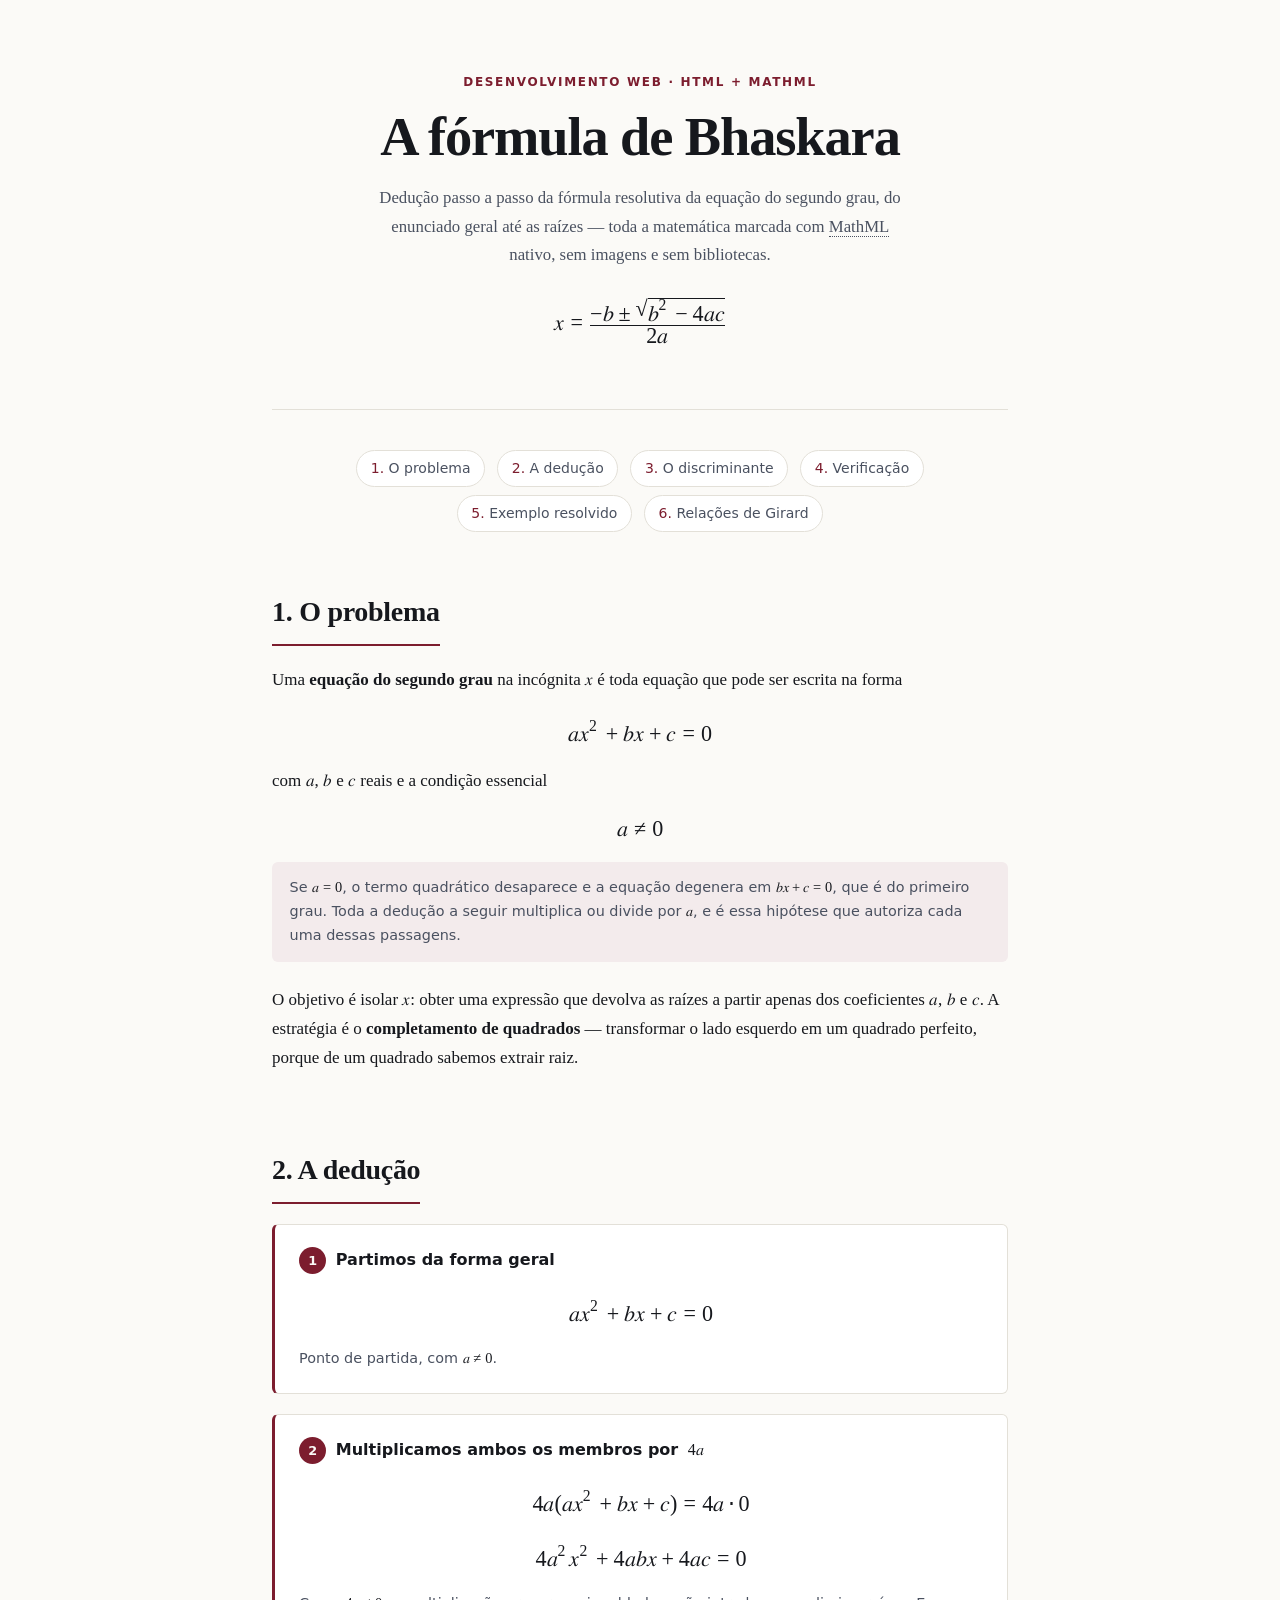
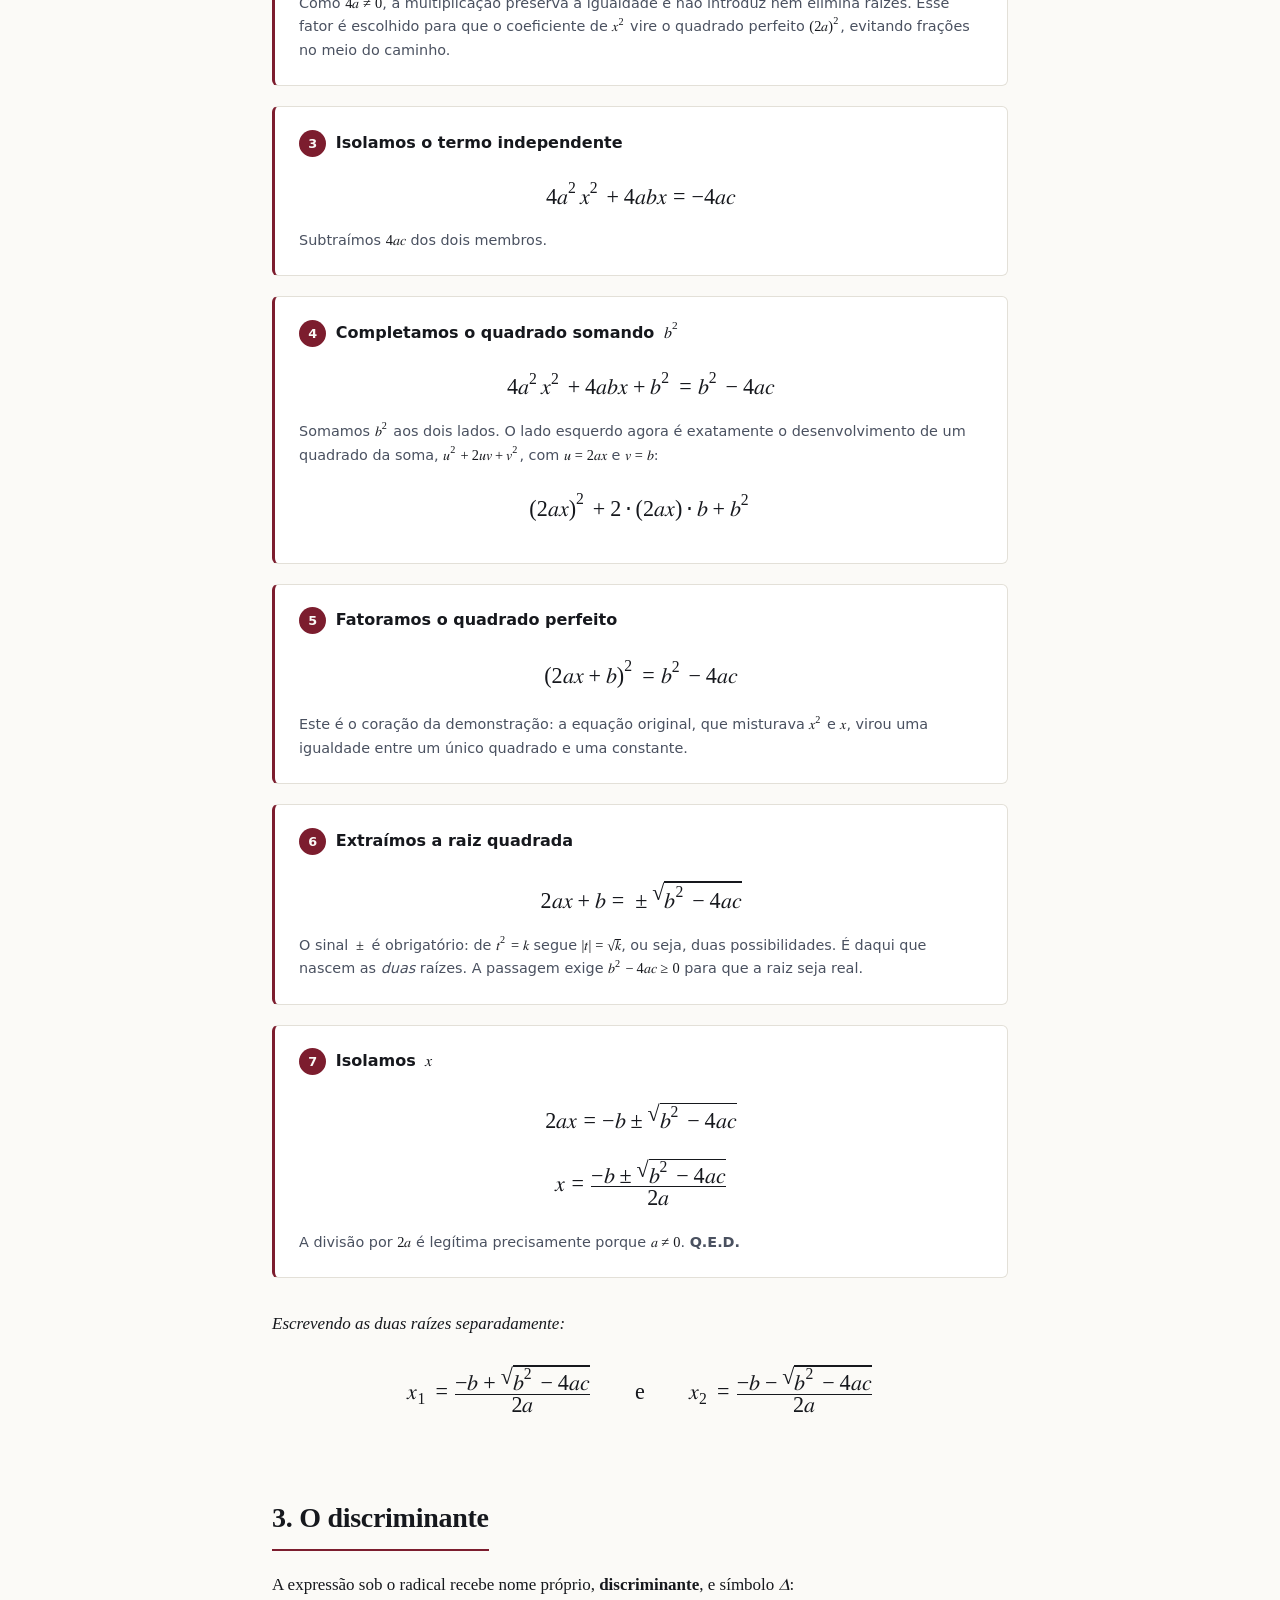
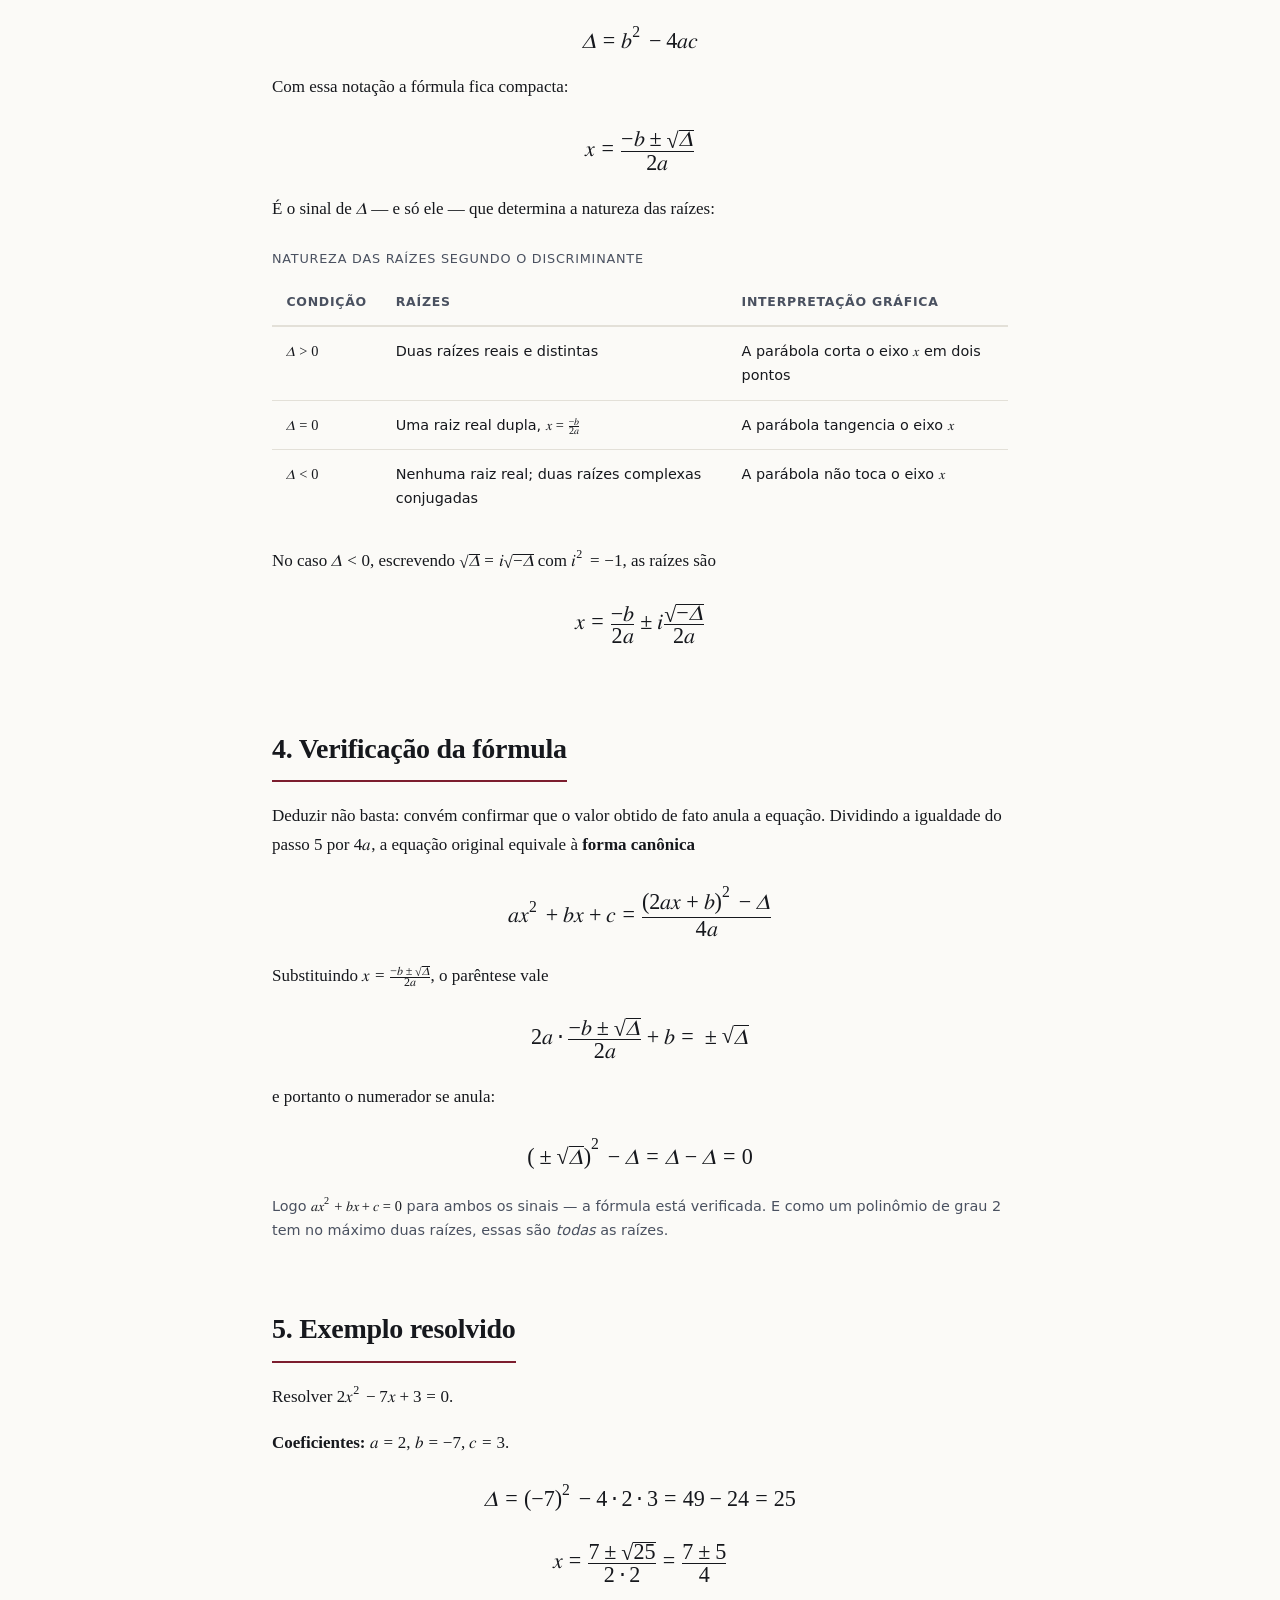
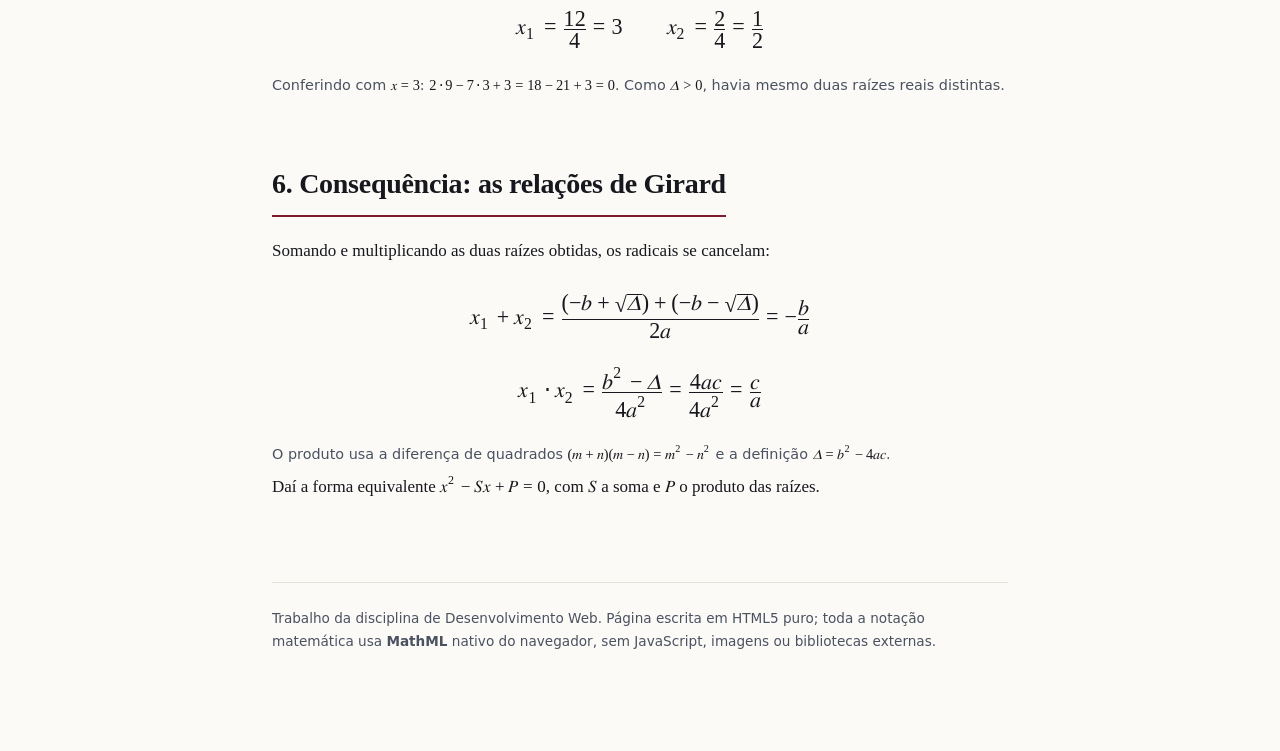
<file: index.html>
<!DOCTYPE html>
<html lang="pt-BR">
<head>
<meta charset="UTF-8">
<meta name="viewport" content="width=device-width, initial-scale=1">
<title>Demonstração da Fórmula de Bhaskara — MathML</title>
<meta name="description" content="Dedução completa da fórmula resolutiva da equação do segundo grau, escrita em HTML puro com MathML.">
<link rel="stylesheet" href="estilo.css">
</head>
<body>

<header class="capa">
  <p class="olho">Desenvolvimento Web · HTML + MathML</p>
  <h1>A fórmula de Bhaskara</h1>
  <p class="sub">Dedução passo a passo da fórmula resolutiva da equação do segundo grau, do enunciado geral até as raízes — toda a matemática marcada com <abbr title="Mathematical Markup Language">MathML</abbr> nativo, sem imagens e sem bibliotecas.</p>

  <math display="block" class="destaque">
    <mi>x</mi><mo>=</mo>
    <mfrac>
      <mrow>
        <mo form="prefix">&#8722;</mo><mi>b</mi><mo>&#177;</mo>
        <msqrt><mrow><msup><mi>b</mi><mn>2</mn></msup><mo>&#8722;</mo><mn>4</mn><mi>a</mi><mi>c</mi></mrow></msqrt>
      </mrow>
      <mrow><mn>2</mn><mi>a</mi></mrow>
    </mfrac>
  </math>
</header>

<nav class="sumario" aria-label="Sumário">
  <ol>
    <li><a href="#problema">O problema</a></li>
    <li><a href="#deducao">A dedução</a></li>
    <li><a href="#discriminante">O discriminante</a></li>
    <li><a href="#verificacao">Verificação</a></li>
    <li><a href="#exemplo">Exemplo resolvido</a></li>
    <li><a href="#relacoes">Relações de Girard</a></li>
  </ol>
</nav>

<main>

<section id="problema">
  <h2>1. O problema</h2>
  <p>Uma <strong>equação do segundo grau</strong> na incógnita <math><mi>x</mi></math> é toda equação que pode ser escrita na forma</p>

  <math display="block">
    <mrow>
      <mi>a</mi><msup><mi>x</mi><mn>2</mn></msup>
      <mo>+</mo><mi>b</mi><mi>x</mi>
      <mo>+</mo><mi>c</mi>
      <mo>=</mo><mn>0</mn>
    </mrow>
  </math>

  <p>com <math><mi>a</mi></math>, <math><mi>b</mi></math> e <math><mi>c</mi></math> reais e a condição essencial</p>

  <math display="block">
    <mrow><mi>a</mi><mo>&#8800;</mo><mn>0</mn></mrow>
  </math>

  <p class="nota">Se <math><mrow><mi>a</mi><mo>=</mo><mn>0</mn></mrow></math>, o termo quadrático desaparece e a equação degenera em <math><mrow><mi>b</mi><mi>x</mi><mo>+</mo><mi>c</mi><mo>=</mo><mn>0</mn></mrow></math>, que é do primeiro grau. Toda a dedução a seguir multiplica ou divide por <math><mi>a</mi></math>, e é essa hipótese que autoriza cada uma dessas passagens.</p>

  <p>O objetivo é isolar <math><mi>x</mi></math>: obter uma expressão que devolva as raízes a partir apenas dos coeficientes <math><mi>a</mi></math>, <math><mi>b</mi></math> e <math><mi>c</mi></math>. A estratégia é o <strong>completamento de quadrados</strong> — transformar o lado esquerdo em um quadrado perfeito, porque de um quadrado sabemos extrair raiz.</p>
</section>

<section id="deducao">
  <h2>2. A dedução</h2>

  <article class="passo">
    <h3><span class="n">1</span> Partimos da forma geral</h3>
    <math display="block">
      <mrow>
        <mi>a</mi><msup><mi>x</mi><mn>2</mn></msup>
        <mo>+</mo><mi>b</mi><mi>x</mi><mo>+</mo><mi>c</mi>
        <mo>=</mo><mn>0</mn>
      </mrow>
    </math>
    <p class="just">Ponto de partida, com <math><mrow><mi>a</mi><mo>&#8800;</mo><mn>0</mn></mrow></math>.</p>
  </article>

  <article class="passo">
    <h3><span class="n">2</span> Multiplicamos ambos os membros por <math><mrow><mn>4</mn><mi>a</mi></mrow></math></h3>
    <math display="block">
      <mrow>
        <mn>4</mn><mi>a</mi>
        <mo stretchy="false">(</mo>
        <mi>a</mi><msup><mi>x</mi><mn>2</mn></msup><mo>+</mo><mi>b</mi><mi>x</mi><mo>+</mo><mi>c</mi>
        <mo stretchy="false">)</mo>
        <mo>=</mo>
        <mn>4</mn><mi>a</mi><mo>&#8901;</mo><mn>0</mn>
      </mrow>
    </math>
    <math display="block">
      <mrow>
        <mn>4</mn><msup><mi>a</mi><mn>2</mn></msup><msup><mi>x</mi><mn>2</mn></msup>
        <mo>+</mo><mn>4</mn><mi>a</mi><mi>b</mi><mi>x</mi>
        <mo>+</mo><mn>4</mn><mi>a</mi><mi>c</mi>
        <mo>=</mo><mn>0</mn>
      </mrow>
    </math>
    <p class="just">Como <math><mrow><mn>4</mn><mi>a</mi><mo>&#8800;</mo><mn>0</mn></mrow></math>, a multiplicação preserva a igualdade e não introduz nem elimina raízes. Esse fator é escolhido para que o coeficiente de <math><msup><mi>x</mi><mn>2</mn></msup></math> vire o quadrado perfeito <math><msup><mrow><mo stretchy="false">(</mo><mn>2</mn><mi>a</mi><mo stretchy="false">)</mo></mrow><mn>2</mn></msup></math>, evitando frações no meio do caminho.</p>
  </article>

  <article class="passo">
    <h3><span class="n">3</span> Isolamos o termo independente</h3>
    <math display="block">
      <mrow>
        <mn>4</mn><msup><mi>a</mi><mn>2</mn></msup><msup><mi>x</mi><mn>2</mn></msup>
        <mo>+</mo><mn>4</mn><mi>a</mi><mi>b</mi><mi>x</mi>
        <mo>=</mo>
        <mo form="prefix">&#8722;</mo><mn>4</mn><mi>a</mi><mi>c</mi>
      </mrow>
    </math>
    <p class="just">Subtraímos <math><mrow><mn>4</mn><mi>a</mi><mi>c</mi></mrow></math> dos dois membros.</p>
  </article>

  <article class="passo">
    <h3><span class="n">4</span> Completamos o quadrado somando <math><msup><mi>b</mi><mn>2</mn></msup></math></h3>
    <math display="block">
      <mrow>
        <mn>4</mn><msup><mi>a</mi><mn>2</mn></msup><msup><mi>x</mi><mn>2</mn></msup>
        <mo>+</mo><mn>4</mn><mi>a</mi><mi>b</mi><mi>x</mi>
        <mo>+</mo><msup><mi>b</mi><mn>2</mn></msup>
        <mo>=</mo>
        <msup><mi>b</mi><mn>2</mn></msup>
        <mo>&#8722;</mo><mn>4</mn><mi>a</mi><mi>c</mi>
      </mrow>
    </math>
    <p class="just">Somamos <math><msup><mi>b</mi><mn>2</mn></msup></math> aos dois lados. O lado esquerdo agora é exatamente o desenvolvimento de um quadrado da soma, <math><mrow><msup><mi>u</mi><mn>2</mn></msup><mo>+</mo><mn>2</mn><mi>u</mi><mi>v</mi><mo>+</mo><msup><mi>v</mi><mn>2</mn></msup></mrow></math>, com <math><mrow><mi>u</mi><mo>=</mo><mn>2</mn><mi>a</mi><mi>x</mi></mrow></math> e <math><mrow><mi>v</mi><mo>=</mo><mi>b</mi></mrow></math>:</p>
    <math display="block">
      <mrow>
        <msup><mrow><mo stretchy="false">(</mo><mn>2</mn><mi>a</mi><mi>x</mi><mo stretchy="false">)</mo></mrow><mn>2</mn></msup>
        <mo>+</mo>
        <mn>2</mn><mo>&#8901;</mo><mo stretchy="false">(</mo><mn>2</mn><mi>a</mi><mi>x</mi><mo stretchy="false">)</mo><mo>&#8901;</mo><mi>b</mi>
        <mo>+</mo>
        <msup><mi>b</mi><mn>2</mn></msup>
      </mrow>
    </math>
  </article>

  <article class="passo">
    <h3><span class="n">5</span> Fatoramos o quadrado perfeito</h3>
    <math display="block">
      <mrow>
        <msup>
          <mrow><mo stretchy="false">(</mo><mn>2</mn><mi>a</mi><mi>x</mi><mo>+</mo><mi>b</mi><mo stretchy="false">)</mo></mrow>
          <mn>2</mn>
        </msup>
        <mo>=</mo>
        <msup><mi>b</mi><mn>2</mn></msup><mo>&#8722;</mo><mn>4</mn><mi>a</mi><mi>c</mi>
      </mrow>
    </math>
    <p class="just">Este é o coração da demonstração: a equação original, que misturava <math><msup><mi>x</mi><mn>2</mn></msup></math> e <math><mi>x</mi></math>, virou uma igualdade entre um único quadrado e uma constante.</p>
  </article>

  <article class="passo">
    <h3><span class="n">6</span> Extraímos a raiz quadrada</h3>
    <math display="block">
      <mrow>
        <mn>2</mn><mi>a</mi><mi>x</mi><mo>+</mo><mi>b</mi>
        <mo>=</mo>
        <mo>&#177;</mo>
        <msqrt><mrow><msup><mi>b</mi><mn>2</mn></msup><mo>&#8722;</mo><mn>4</mn><mi>a</mi><mi>c</mi></mrow></msqrt>
      </mrow>
    </math>
    <p class="just">O sinal <math><mo>&#177;</mo></math> é obrigatório: de <math><mrow><msup><mi>t</mi><mn>2</mn></msup><mo>=</mo><mi>k</mi></mrow></math> segue <math><mrow><mrow><mo>|</mo><mi>t</mi><mo>|</mo></mrow><mo>=</mo><msqrt><mi>k</mi></msqrt></mrow></math>, ou seja, duas possibilidades. É daqui que nascem as <em>duas</em> raízes. A passagem exige <math><mrow><msup><mi>b</mi><mn>2</mn></msup><mo>&#8722;</mo><mn>4</mn><mi>a</mi><mi>c</mi><mo>&#8805;</mo><mn>0</mn></mrow></math> para que a raiz seja real.</p>
  </article>

  <article class="passo">
    <h3><span class="n">7</span> Isolamos <math><mi>x</mi></math></h3>
    <math display="block">
      <mrow>
        <mn>2</mn><mi>a</mi><mi>x</mi>
        <mo>=</mo>
        <mo form="prefix">&#8722;</mo><mi>b</mi>
        <mo>&#177;</mo>
        <msqrt><mrow><msup><mi>b</mi><mn>2</mn></msup><mo>&#8722;</mo><mn>4</mn><mi>a</mi><mi>c</mi></mrow></msqrt>
      </mrow>
    </math>
    <math display="block">
      <mrow>
        <mi>x</mi><mo>=</mo>
        <mfrac>
          <mrow>
            <mo form="prefix">&#8722;</mo><mi>b</mi><mo>&#177;</mo>
            <msqrt><mrow><msup><mi>b</mi><mn>2</mn></msup><mo>&#8722;</mo><mn>4</mn><mi>a</mi><mi>c</mi></mrow></msqrt>
          </mrow>
          <mrow><mn>2</mn><mi>a</mi></mrow>
        </mfrac>
      </mrow>
    </math>
    <p class="just">A divisão por <math><mrow><mn>2</mn><mi>a</mi></mrow></math> é legítima precisamente porque <math><mrow><mi>a</mi><mo>&#8800;</mo><mn>0</mn></mrow></math>. <strong>Q.E.D.</strong></p>
  </article>

  <p class="conclusao">Escrevendo as duas raízes separadamente:</p>
  <math display="block">
    <mrow>
      <msub><mi>x</mi><mn>1</mn></msub><mo>=</mo>
      <mfrac>
        <mrow><mo form="prefix">&#8722;</mo><mi>b</mi><mo>+</mo><msqrt><mrow><msup><mi>b</mi><mn>2</mn></msup><mo>&#8722;</mo><mn>4</mn><mi>a</mi><mi>c</mi></mrow></msqrt></mrow>
        <mrow><mn>2</mn><mi>a</mi></mrow>
      </mfrac>
      <mspace width="2em"/>
      <mtext>e</mtext>
      <mspace width="2em"/>
      <msub><mi>x</mi><mn>2</mn></msub><mo>=</mo>
      <mfrac>
        <mrow><mo form="prefix">&#8722;</mo><mi>b</mi><mo>&#8722;</mo><msqrt><mrow><msup><mi>b</mi><mn>2</mn></msup><mo>&#8722;</mo><mn>4</mn><mi>a</mi><mi>c</mi></mrow></msqrt></mrow>
        <mrow><mn>2</mn><mi>a</mi></mrow>
      </mfrac>
    </mrow>
  </math>
</section>

<section id="discriminante">
  <h2>3. O discriminante</h2>
  <p>A expressão sob o radical recebe nome próprio, <strong>discriminante</strong>, e símbolo <math><mi>&#916;</mi></math>:</p>

  <math display="block">
    <mrow>
      <mi>&#916;</mi><mo>=</mo>
      <msup><mi>b</mi><mn>2</mn></msup><mo>&#8722;</mo><mn>4</mn><mi>a</mi><mi>c</mi>
    </mrow>
  </math>

  <p>Com essa notação a fórmula fica compacta:</p>

  <math display="block">
    <mrow>
      <mi>x</mi><mo>=</mo>
      <mfrac>
        <mrow><mo form="prefix">&#8722;</mo><mi>b</mi><mo>&#177;</mo><msqrt><mi>&#916;</mi></msqrt></mrow>
        <mrow><mn>2</mn><mi>a</mi></mrow>
      </mfrac>
    </mrow>
  </math>

  <p>É o sinal de <math><mi>&#916;</mi></math> — e só ele — que determina a natureza das raízes:</p>

  <table>
    <caption>Natureza das raízes segundo o discriminante</caption>
    <thead>
      <tr><th scope="col">Condição</th><th scope="col">Raízes</th><th scope="col">Interpretação gráfica</th></tr>
    </thead>
    <tbody>
      <tr>
        <th scope="row"><math><mrow><mi>&#916;</mi><mo>&gt;</mo><mn>0</mn></mrow></math></th>
        <td>Duas raízes reais e distintas</td>
        <td>A parábola corta o eixo <math><mi>x</mi></math> em dois pontos</td>
      </tr>
      <tr>
        <th scope="row"><math><mrow><mi>&#916;</mi><mo>=</mo><mn>0</mn></mrow></math></th>
        <td>Uma raiz real dupla, <math><mrow><mi>x</mi><mo>=</mo><mfrac><mrow><mo form="prefix">&#8722;</mo><mi>b</mi></mrow><mrow><mn>2</mn><mi>a</mi></mrow></mfrac></mrow></math></td>
        <td>A parábola tangencia o eixo <math><mi>x</mi></math></td>
      </tr>
      <tr>
        <th scope="row"><math><mrow><mi>&#916;</mi><mo>&lt;</mo><mn>0</mn></mrow></math></th>
        <td>Nenhuma raiz real; duas raízes complexas conjugadas</td>
        <td>A parábola não toca o eixo <math><mi>x</mi></math></td>
      </tr>
    </tbody>
  </table>

  <p>No caso <math><mrow><mi>&#916;</mi><mo>&lt;</mo><mn>0</mn></mrow></math>, escrevendo <math><mrow><msqrt><mi>&#916;</mi></msqrt><mo>=</mo><mi>i</mi><msqrt><mrow><mo form="prefix">&#8722;</mo><mi>&#916;</mi></mrow></msqrt></mrow></math> com <math><mrow><msup><mi>i</mi><mn>2</mn></msup><mo>=</mo><mo form="prefix">&#8722;</mo><mn>1</mn></mrow></math>, as raízes são</p>

  <math display="block">
    <mrow>
      <mi>x</mi><mo>=</mo>
      <mfrac><mrow><mo form="prefix">&#8722;</mo><mi>b</mi></mrow><mrow><mn>2</mn><mi>a</mi></mrow></mfrac>
      <mo>&#177;</mo>
      <mi>i</mi>
      <mfrac>
        <msqrt><mrow><mo form="prefix">&#8722;</mo><mi>&#916;</mi></mrow></msqrt>
        <mrow><mn>2</mn><mi>a</mi></mrow>
      </mfrac>
    </mrow>
  </math>
</section>

<section id="verificacao">
  <h2>4. Verificação da fórmula</h2>
  <p>Deduzir não basta: convém confirmar que o valor obtido de fato anula a equação. Dividindo a igualdade do passo 5 por <math><mrow><mn>4</mn><mi>a</mi></mrow></math>, a equação original equivale à <strong>forma canônica</strong></p>

  <math display="block">
    <mrow>
      <mi>a</mi><msup><mi>x</mi><mn>2</mn></msup><mo>+</mo><mi>b</mi><mi>x</mi><mo>+</mo><mi>c</mi>
      <mo>=</mo>
      <mfrac>
        <mrow>
          <msup><mrow><mo stretchy="false">(</mo><mn>2</mn><mi>a</mi><mi>x</mi><mo>+</mo><mi>b</mi><mo stretchy="false">)</mo></mrow><mn>2</mn></msup>
          <mo>&#8722;</mo><mi>&#916;</mi>
        </mrow>
        <mrow><mn>4</mn><mi>a</mi></mrow>
      </mfrac>
    </mrow>
  </math>

  <p>Substituindo <math><mrow><mi>x</mi><mo>=</mo><mfrac><mrow><mo form="prefix">&#8722;</mo><mi>b</mi><mo>&#177;</mo><msqrt><mi>&#916;</mi></msqrt></mrow><mrow><mn>2</mn><mi>a</mi></mrow></mfrac></mrow></math>, o parêntese vale</p>

  <math display="block">
    <mrow>
      <mn>2</mn><mi>a</mi><mo>&#8901;</mo>
      <mfrac>
        <mrow><mo form="prefix">&#8722;</mo><mi>b</mi><mo>&#177;</mo><msqrt><mi>&#916;</mi></msqrt></mrow>
        <mrow><mn>2</mn><mi>a</mi></mrow>
      </mfrac>
      <mo>+</mo><mi>b</mi>
      <mo>=</mo>
      <mo>&#177;</mo><msqrt><mi>&#916;</mi></msqrt>
    </mrow>
  </math>

  <p>e portanto o numerador se anula:</p>

  <math display="block">
    <mrow>
      <msup><mrow><mo stretchy="false">(</mo><mo>&#177;</mo><msqrt><mi>&#916;</mi></msqrt><mo stretchy="false">)</mo></mrow><mn>2</mn></msup>
      <mo>&#8722;</mo><mi>&#916;</mi>
      <mo>=</mo>
      <mi>&#916;</mi><mo>&#8722;</mo><mi>&#916;</mi>
      <mo>=</mo><mn>0</mn>
    </mrow>
  </math>

  <p class="just">Logo <math><mrow><mi>a</mi><msup><mi>x</mi><mn>2</mn></msup><mo>+</mo><mi>b</mi><mi>x</mi><mo>+</mo><mi>c</mi><mo>=</mo><mn>0</mn></mrow></math> para ambos os sinais — a fórmula está verificada. E como um polinômio de grau 2 tem no máximo duas raízes, essas são <em>todas</em> as raízes.</p>
</section>

<section id="exemplo">
  <h2>5. Exemplo resolvido</h2>
  <p>Resolver <math><mrow><mn>2</mn><msup><mi>x</mi><mn>2</mn></msup><mo>&#8722;</mo><mn>7</mn><mi>x</mi><mo>+</mo><mn>3</mn><mo>=</mo><mn>0</mn></mrow></math>.</p>

  <p><strong>Coeficientes:</strong> <math><mrow><mi>a</mi><mo>=</mo><mn>2</mn></mrow></math>, <math><mrow><mi>b</mi><mo>=</mo><mo form="prefix">&#8722;</mo><mn>7</mn></mrow></math>, <math><mrow><mi>c</mi><mo>=</mo><mn>3</mn></mrow></math>.</p>

  <math display="block">
    <mrow>
      <mi>&#916;</mi><mo>=</mo>
      <msup><mrow><mo stretchy="false">(</mo><mo form="prefix">&#8722;</mo><mn>7</mn><mo stretchy="false">)</mo></mrow><mn>2</mn></msup>
      <mo>&#8722;</mo><mn>4</mn><mo>&#8901;</mo><mn>2</mn><mo>&#8901;</mo><mn>3</mn>
      <mo>=</mo><mn>49</mn><mo>&#8722;</mo><mn>24</mn>
      <mo>=</mo><mn>25</mn>
    </mrow>
  </math>

  <math display="block">
    <mrow>
      <mi>x</mi><mo>=</mo>
      <mfrac>
        <mrow><mn>7</mn><mo>&#177;</mo><msqrt><mn>25</mn></msqrt></mrow>
        <mrow><mn>2</mn><mo>&#8901;</mo><mn>2</mn></mrow>
      </mfrac>
      <mo>=</mo>
      <mfrac><mrow><mn>7</mn><mo>&#177;</mo><mn>5</mn></mrow><mn>4</mn></mfrac>
    </mrow>
  </math>

  <math display="block">
    <mrow>
      <msub><mi>x</mi><mn>1</mn></msub><mo>=</mo>
      <mfrac><mn>12</mn><mn>4</mn></mfrac><mo>=</mo><mn>3</mn>
      <mspace width="2em"/>
      <msub><mi>x</mi><mn>2</mn></msub><mo>=</mo>
      <mfrac><mn>2</mn><mn>4</mn></mfrac><mo>=</mo>
      <mfrac><mn>1</mn><mn>2</mn></mfrac>
    </mrow>
  </math>

  <p class="just">Conferindo com <math><mrow><mi>x</mi><mo>=</mo><mn>3</mn></mrow></math>: <math><mrow><mn>2</mn><mo>&#8901;</mo><mn>9</mn><mo>&#8722;</mo><mn>7</mn><mo>&#8901;</mo><mn>3</mn><mo>+</mo><mn>3</mn><mo>=</mo><mn>18</mn><mo>&#8722;</mo><mn>21</mn><mo>+</mo><mn>3</mn><mo>=</mo><mn>0</mn></mrow></math>. Como <math><mrow><mi>&#916;</mi><mo>&gt;</mo><mn>0</mn></mrow></math>, havia mesmo duas raízes reais distintas.</p>
</section>

<section id="relacoes">
  <h2>6. Consequência: as relações de Girard</h2>
  <p>Somando e multiplicando as duas raízes obtidas, os radicais se cancelam:</p>

  <math display="block">
    <mrow>
      <msub><mi>x</mi><mn>1</mn></msub><mo>+</mo><msub><mi>x</mi><mn>2</mn></msub>
      <mo>=</mo>
      <mfrac>
        <mrow>
          <mo stretchy="false">(</mo><mo form="prefix">&#8722;</mo><mi>b</mi><mo>+</mo><msqrt><mi>&#916;</mi></msqrt><mo stretchy="false">)</mo>
          <mo>+</mo>
          <mo stretchy="false">(</mo><mo form="prefix">&#8722;</mo><mi>b</mi><mo>&#8722;</mo><msqrt><mi>&#916;</mi></msqrt><mo stretchy="false">)</mo>
        </mrow>
        <mrow><mn>2</mn><mi>a</mi></mrow>
      </mfrac>
      <mo>=</mo>
      <mo form="prefix">&#8722;</mo><mfrac><mi>b</mi><mi>a</mi></mfrac>
    </mrow>
  </math>

  <math display="block">
    <mrow>
      <msub><mi>x</mi><mn>1</mn></msub><mo>&#8901;</mo><msub><mi>x</mi><mn>2</mn></msub>
      <mo>=</mo>
      <mfrac>
        <mrow><msup><mi>b</mi><mn>2</mn></msup><mo>&#8722;</mo><mi>&#916;</mi></mrow>
        <mrow><mn>4</mn><msup><mi>a</mi><mn>2</mn></msup></mrow>
      </mfrac>
      <mo>=</mo>
      <mfrac>
        <mrow><mn>4</mn><mi>a</mi><mi>c</mi></mrow>
        <mrow><mn>4</mn><msup><mi>a</mi><mn>2</mn></msup></mrow>
      </mfrac>
      <mo>=</mo>
      <mfrac><mi>c</mi><mi>a</mi></mfrac>
    </mrow>
  </math>

  <p class="just">O produto usa a diferença de quadrados <math><mrow><mo stretchy="false">(</mo><mi>m</mi><mo>+</mo><mi>n</mi><mo stretchy="false">)</mo><mo stretchy="false">(</mo><mi>m</mi><mo>&#8722;</mo><mi>n</mi><mo stretchy="false">)</mo><mo>=</mo><msup><mi>m</mi><mn>2</mn></msup><mo>&#8722;</mo><msup><mi>n</mi><mn>2</mn></msup></mrow></math> e a definição <math><mrow><mi>&#916;</mi><mo>=</mo><msup><mi>b</mi><mn>2</mn></msup><mo>&#8722;</mo><mn>4</mn><mi>a</mi><mi>c</mi></mrow></math>.</p>

  <p>Daí a forma equivalente <math><mrow><msup><mi>x</mi><mn>2</mn></msup><mo>&#8722;</mo><mi>S</mi><mi>x</mi><mo>+</mo><mi>P</mi><mo>=</mo><mn>0</mn></mrow></math>, com <math><mi>S</mi></math> a soma e <math><mi>P</mi></math> o produto das raízes.</p>
</section>

</main>

<footer>
  <p>Trabalho da disciplina de Desenvolvimento Web. Página escrita em HTML5 puro; toda a notação matemática usa <strong>MathML</strong> nativo do navegador, sem JavaScript, imagens ou bibliotecas externas.</p>
</footer>

</body>
</html>
</file>
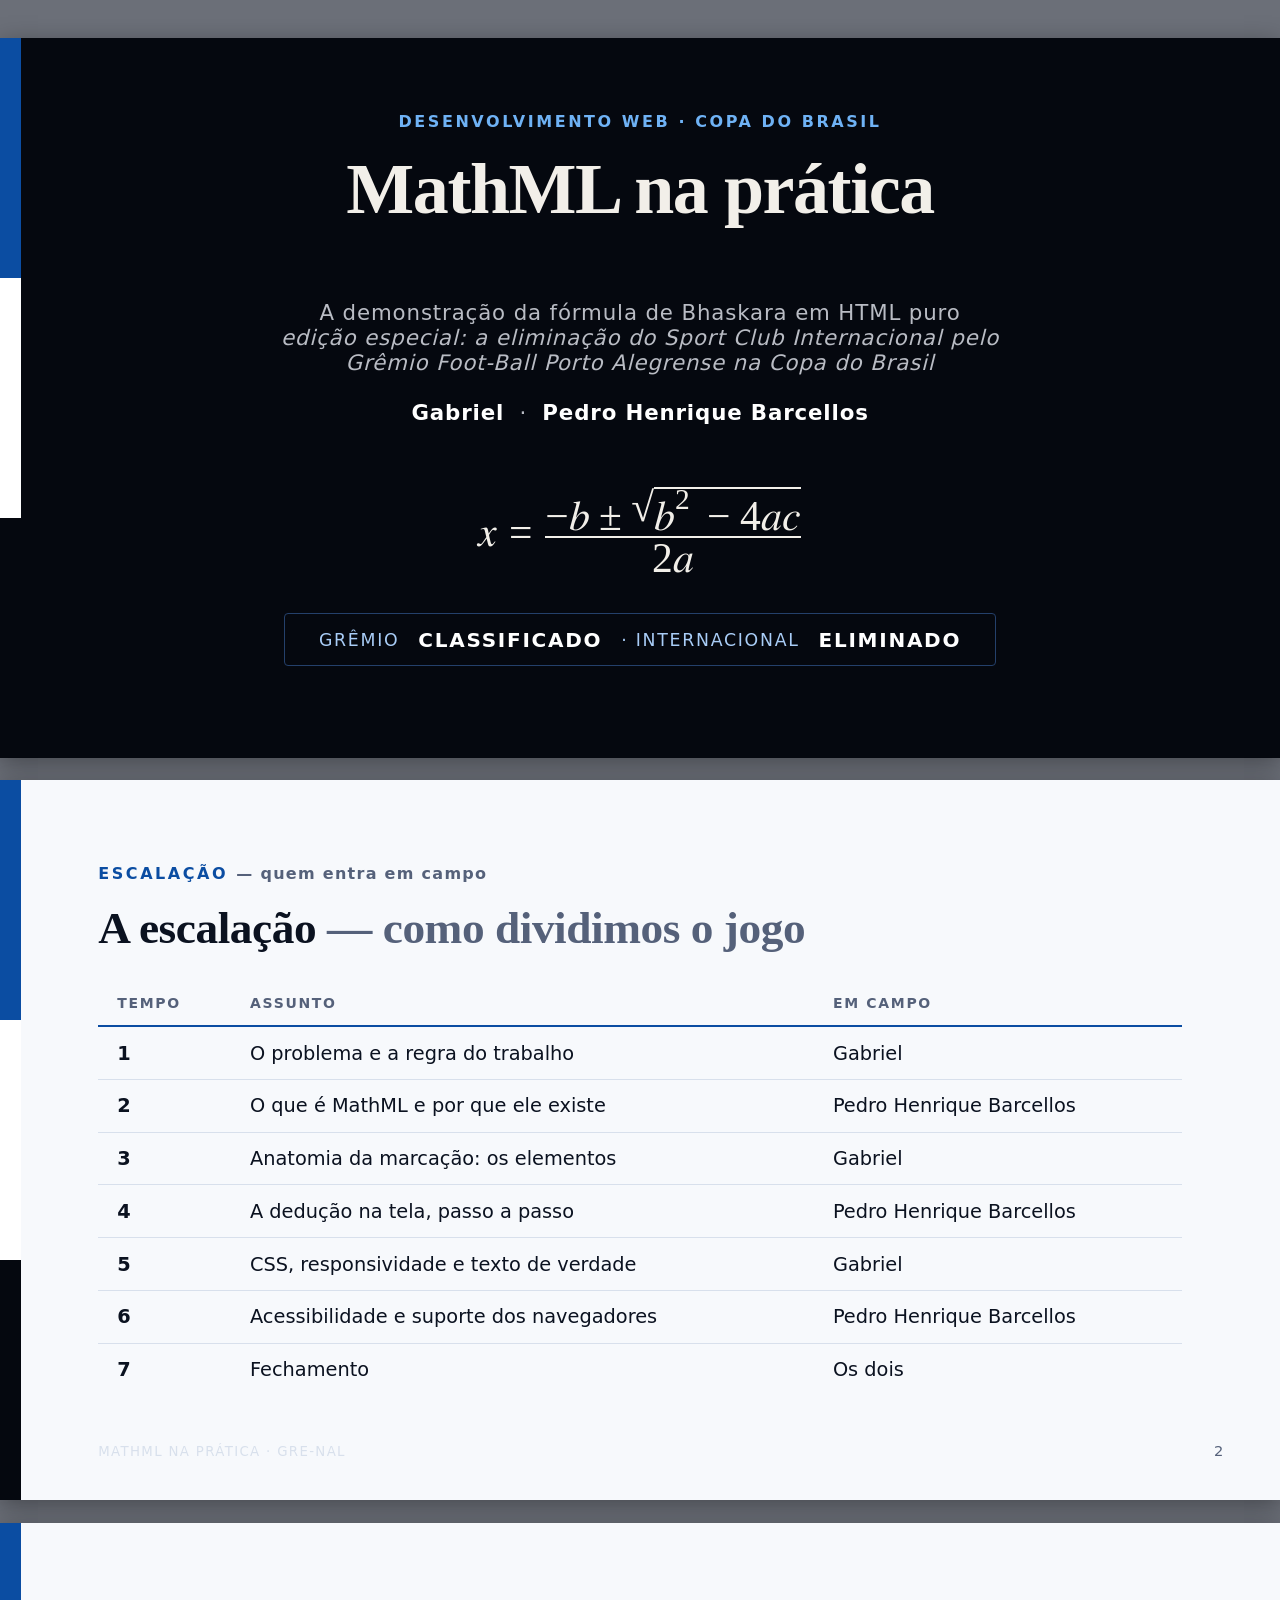
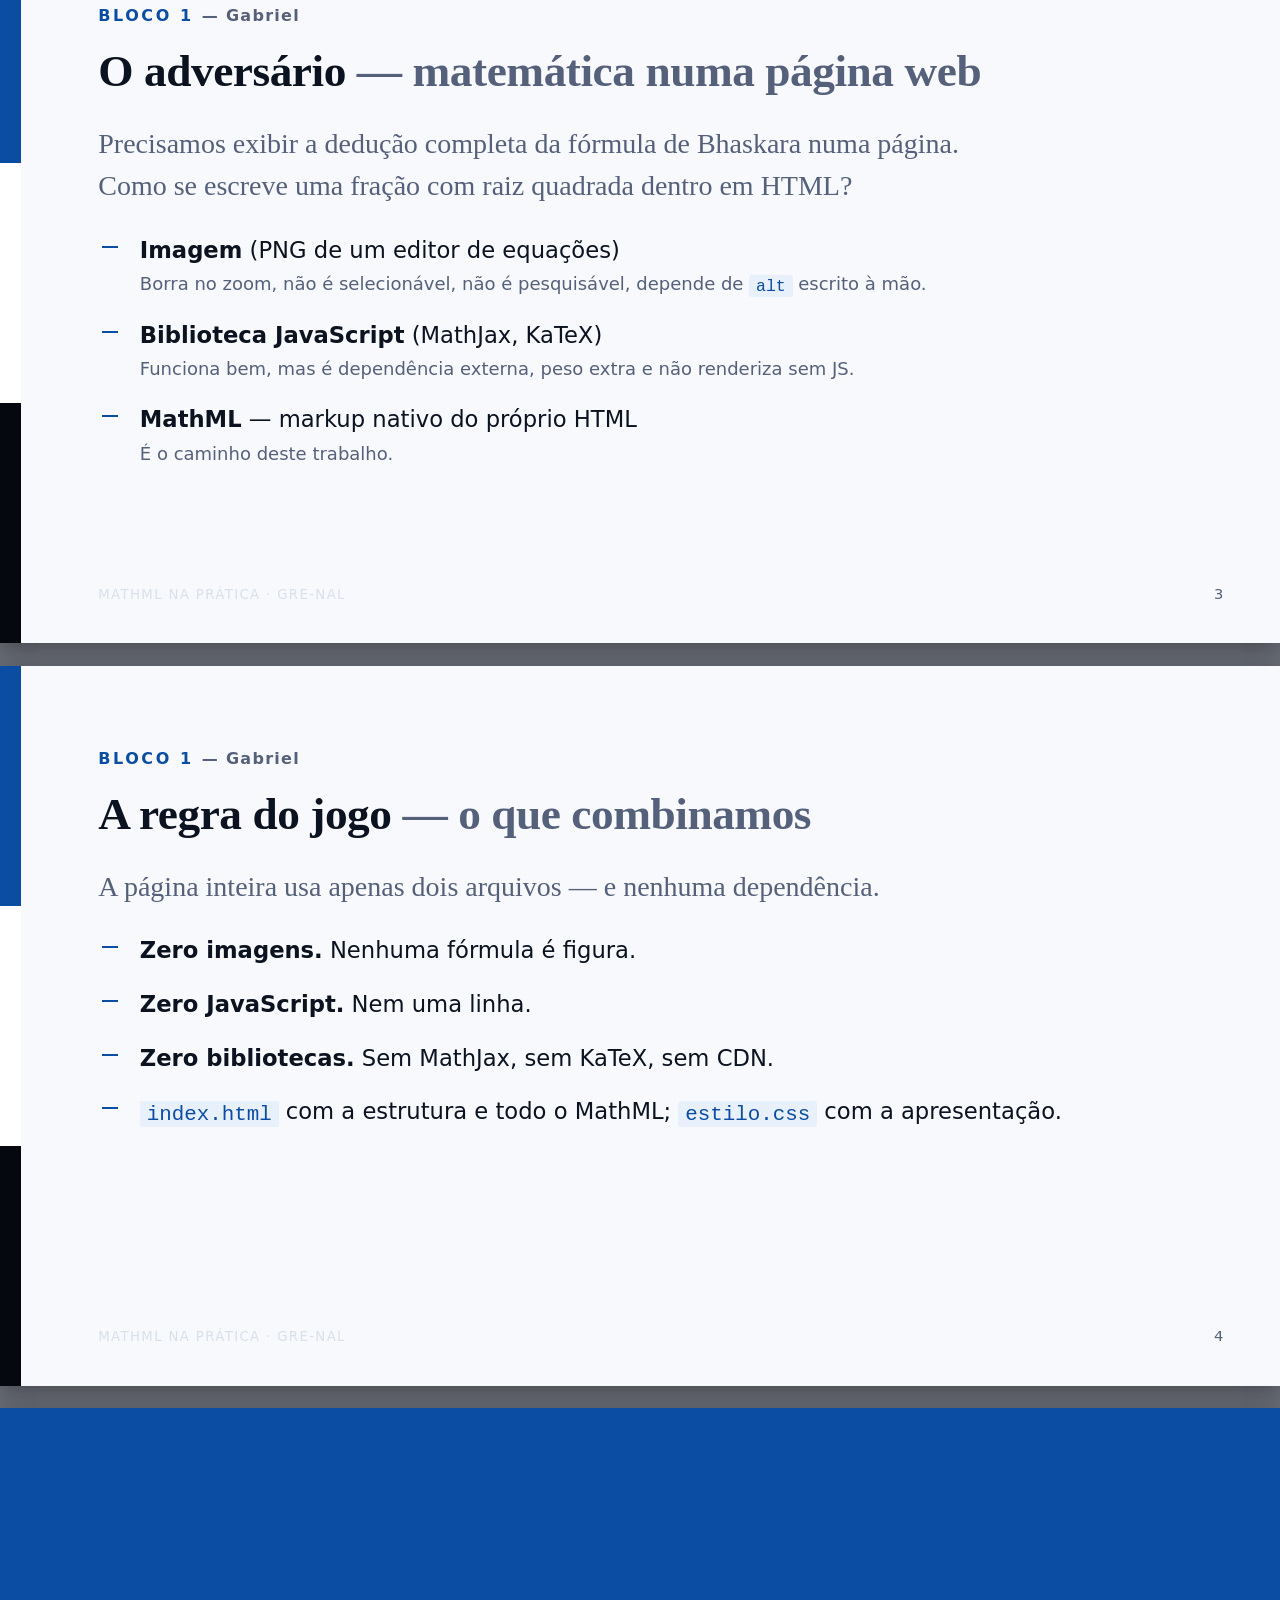
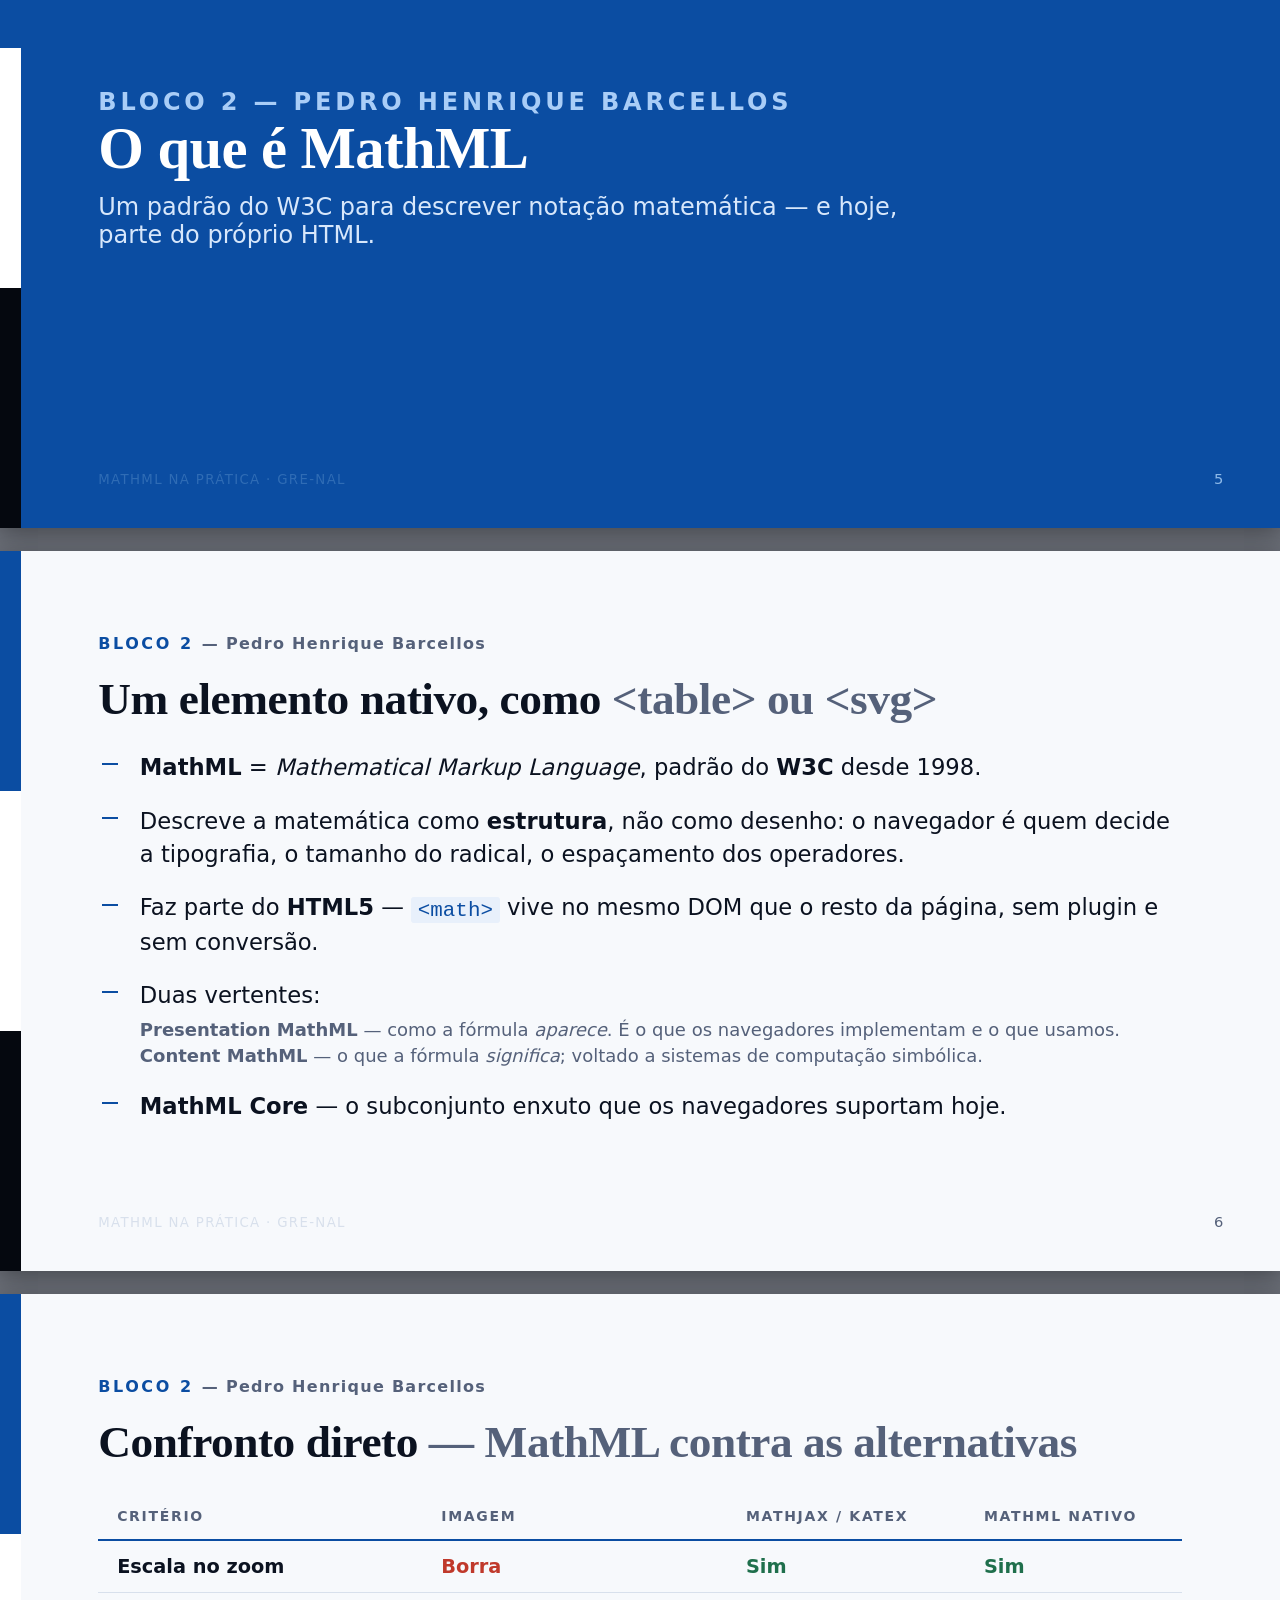
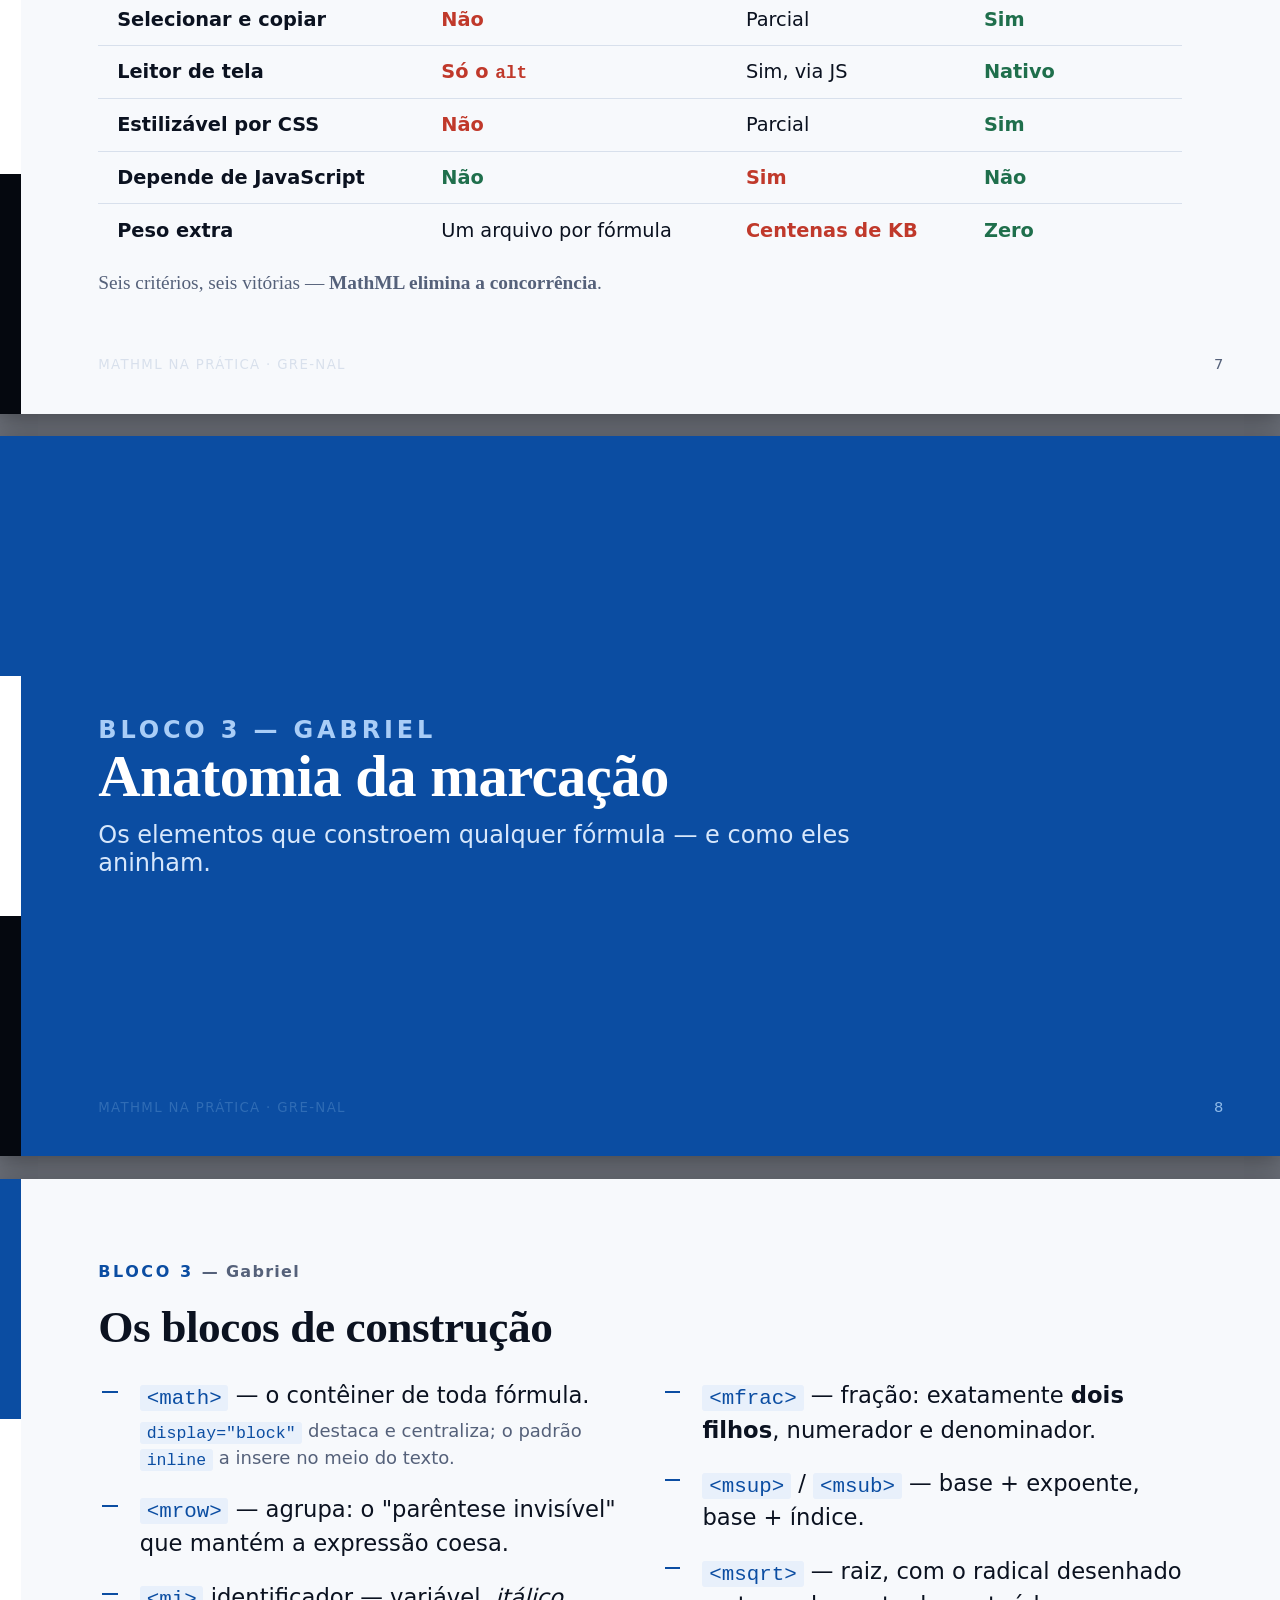
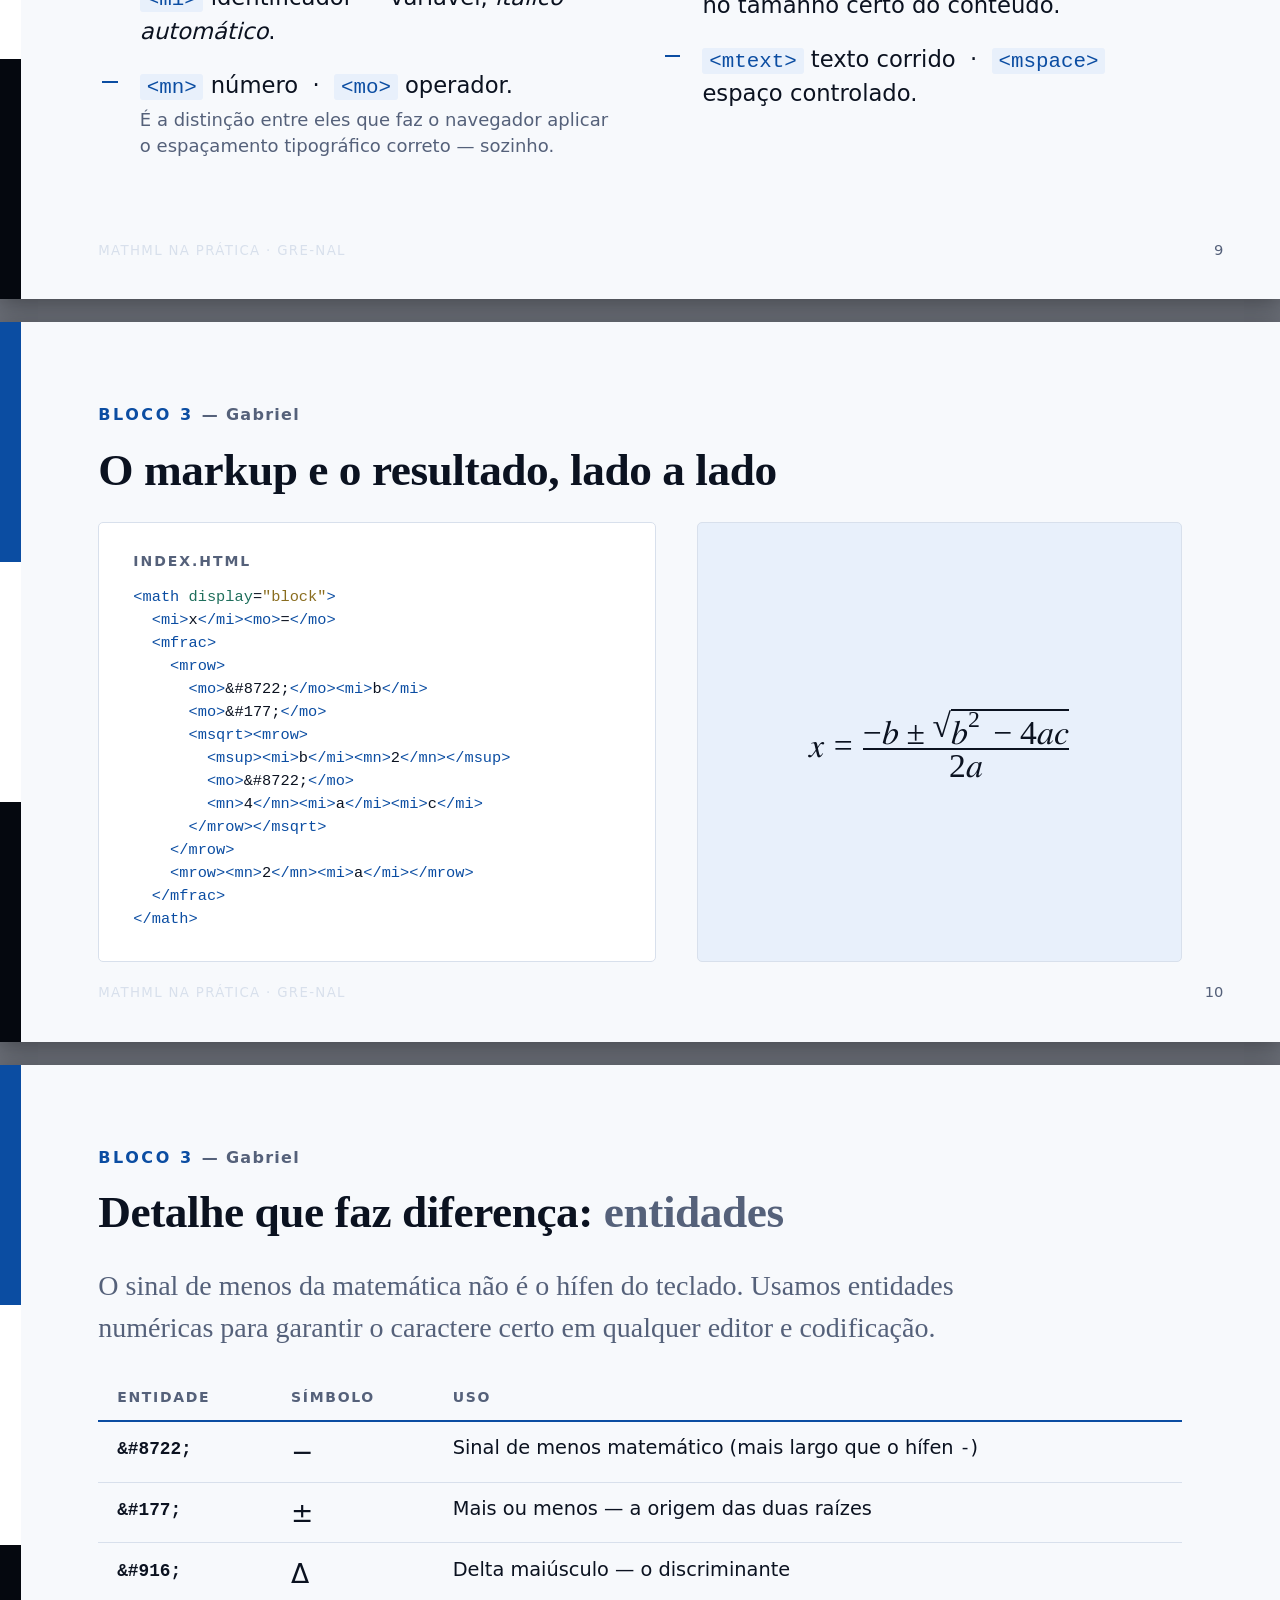
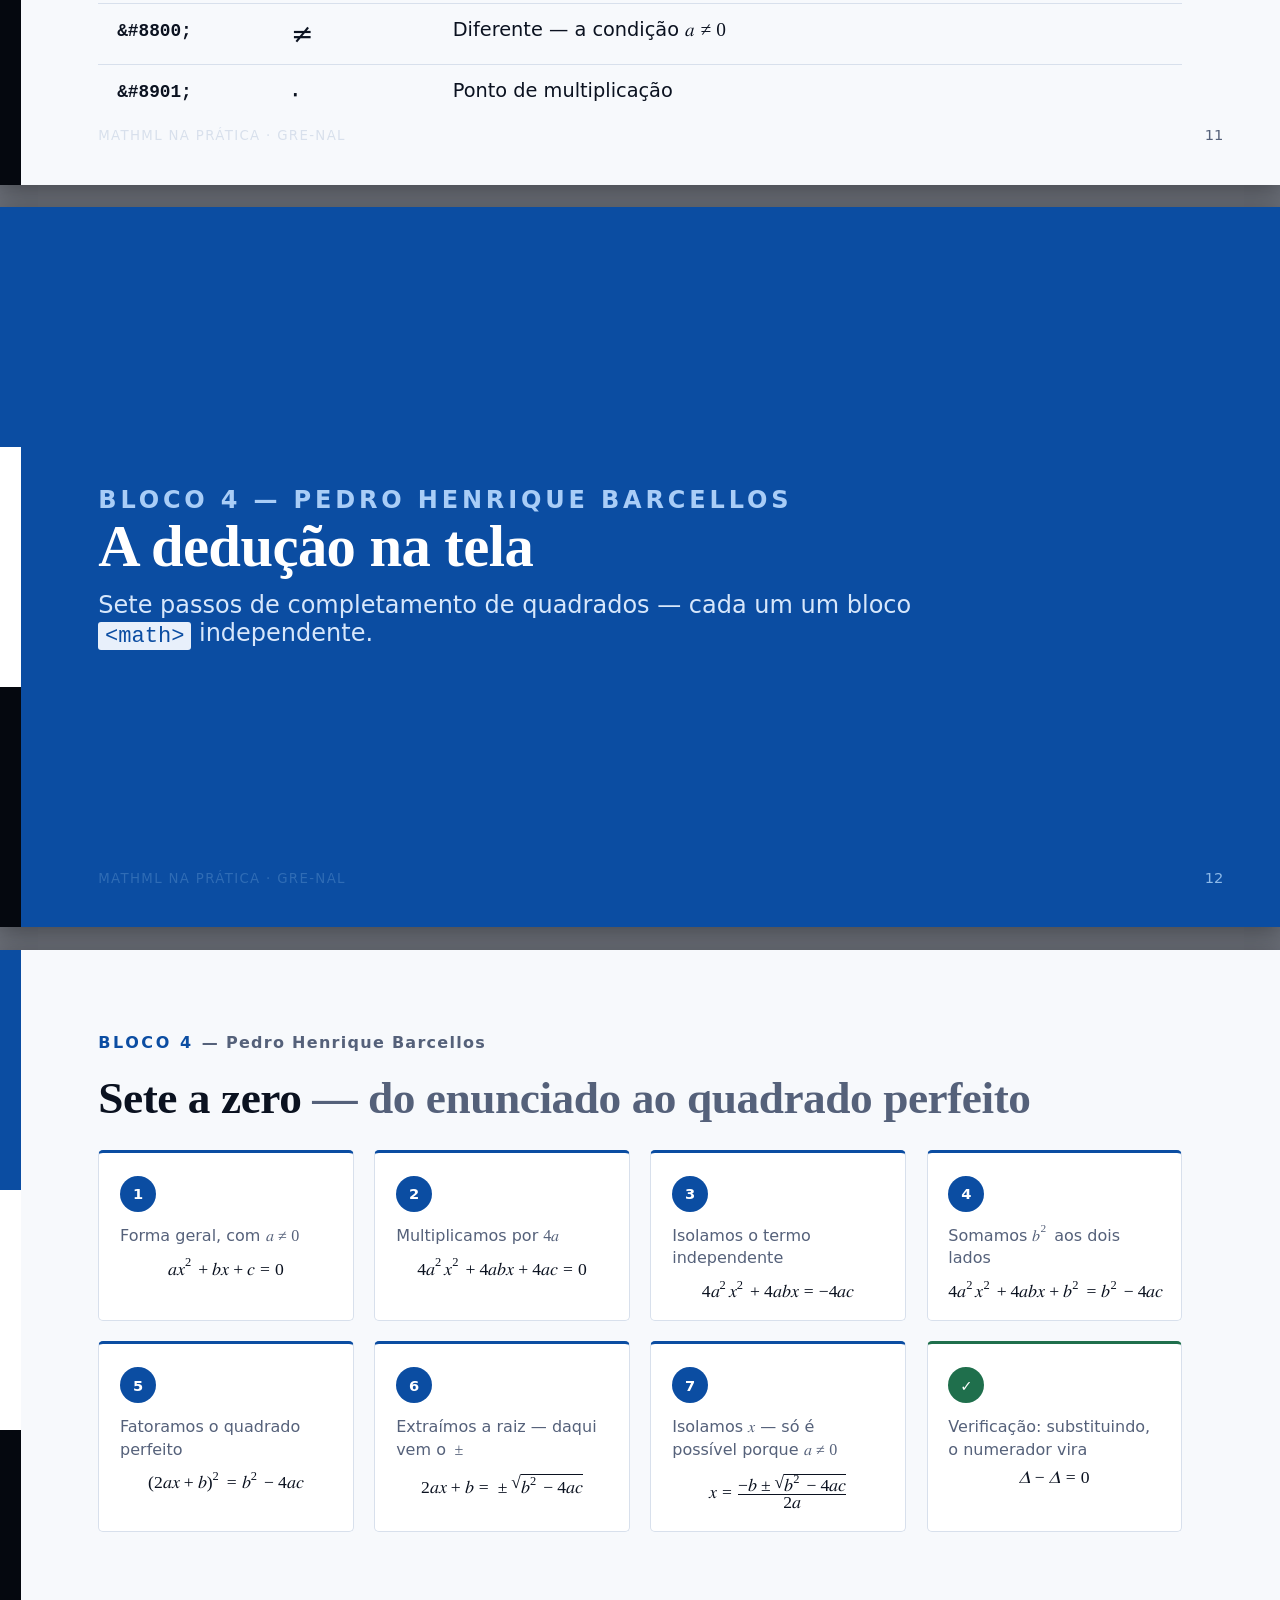
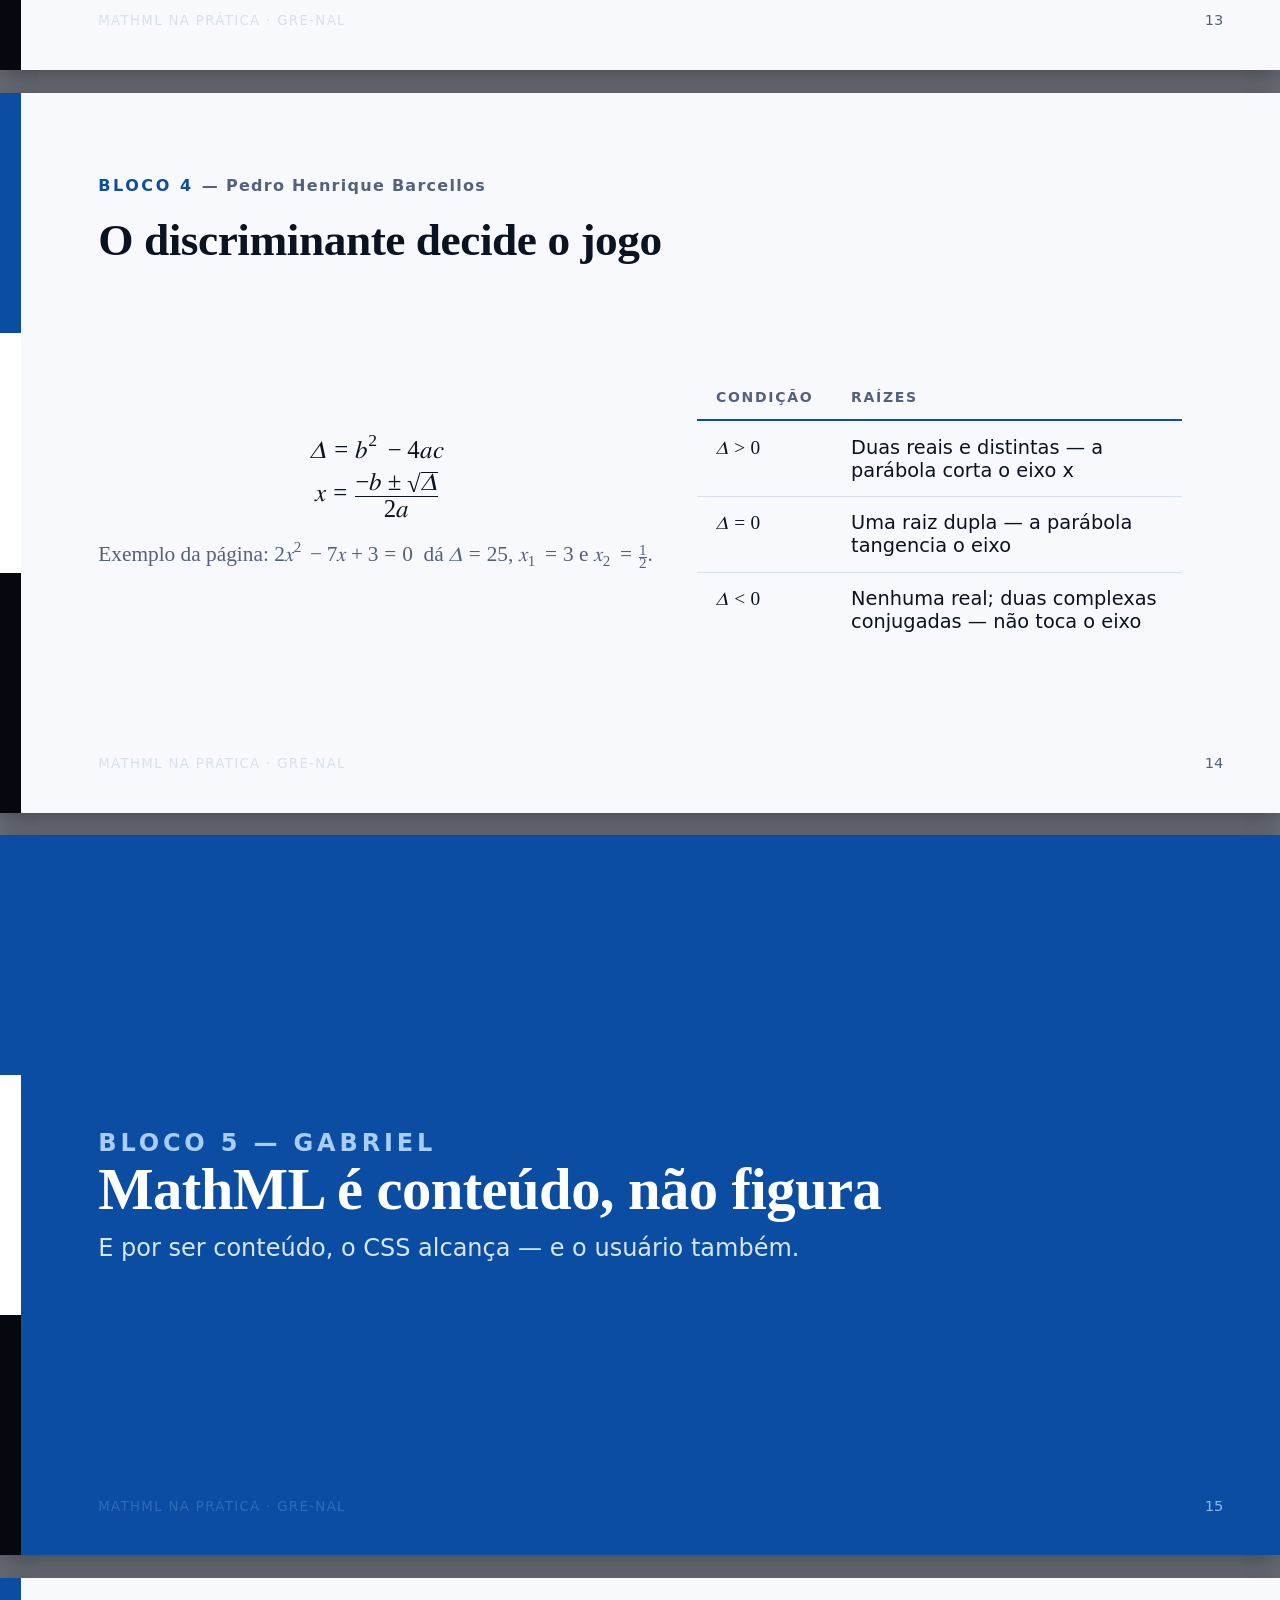
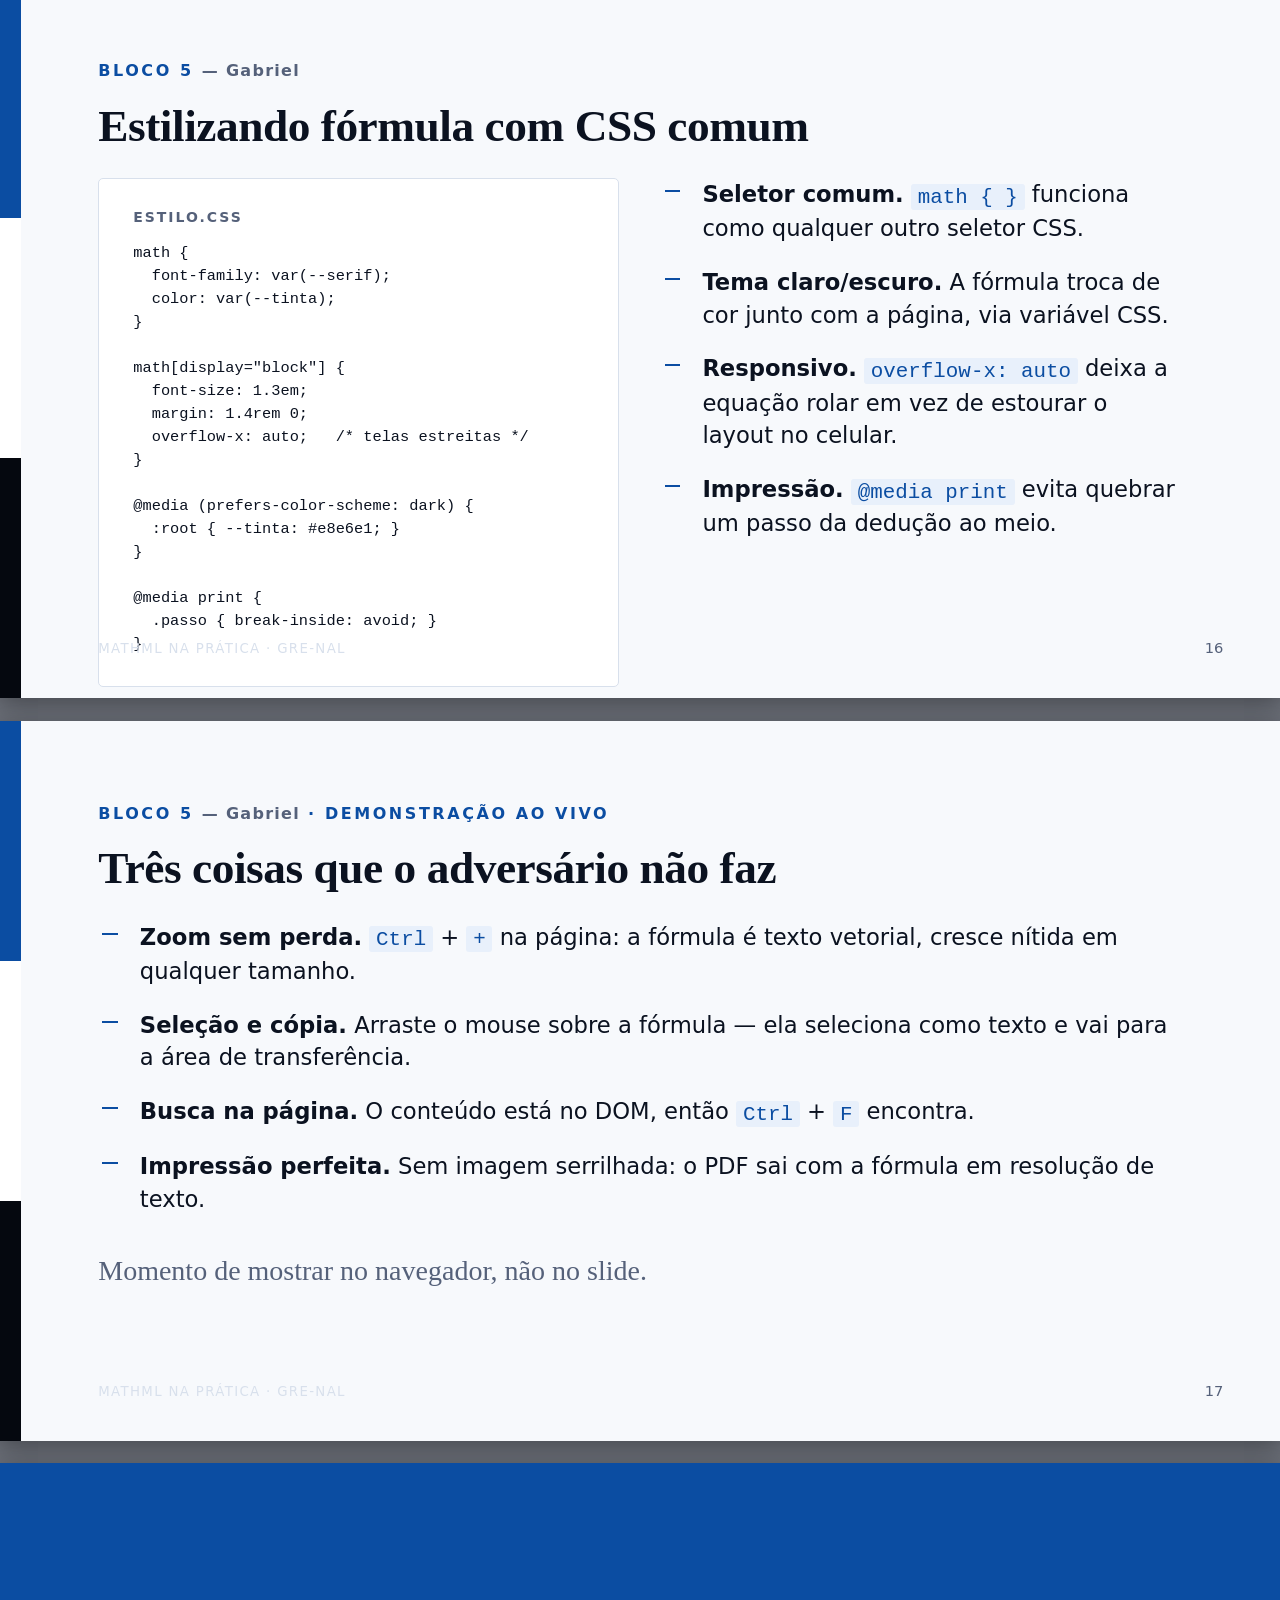
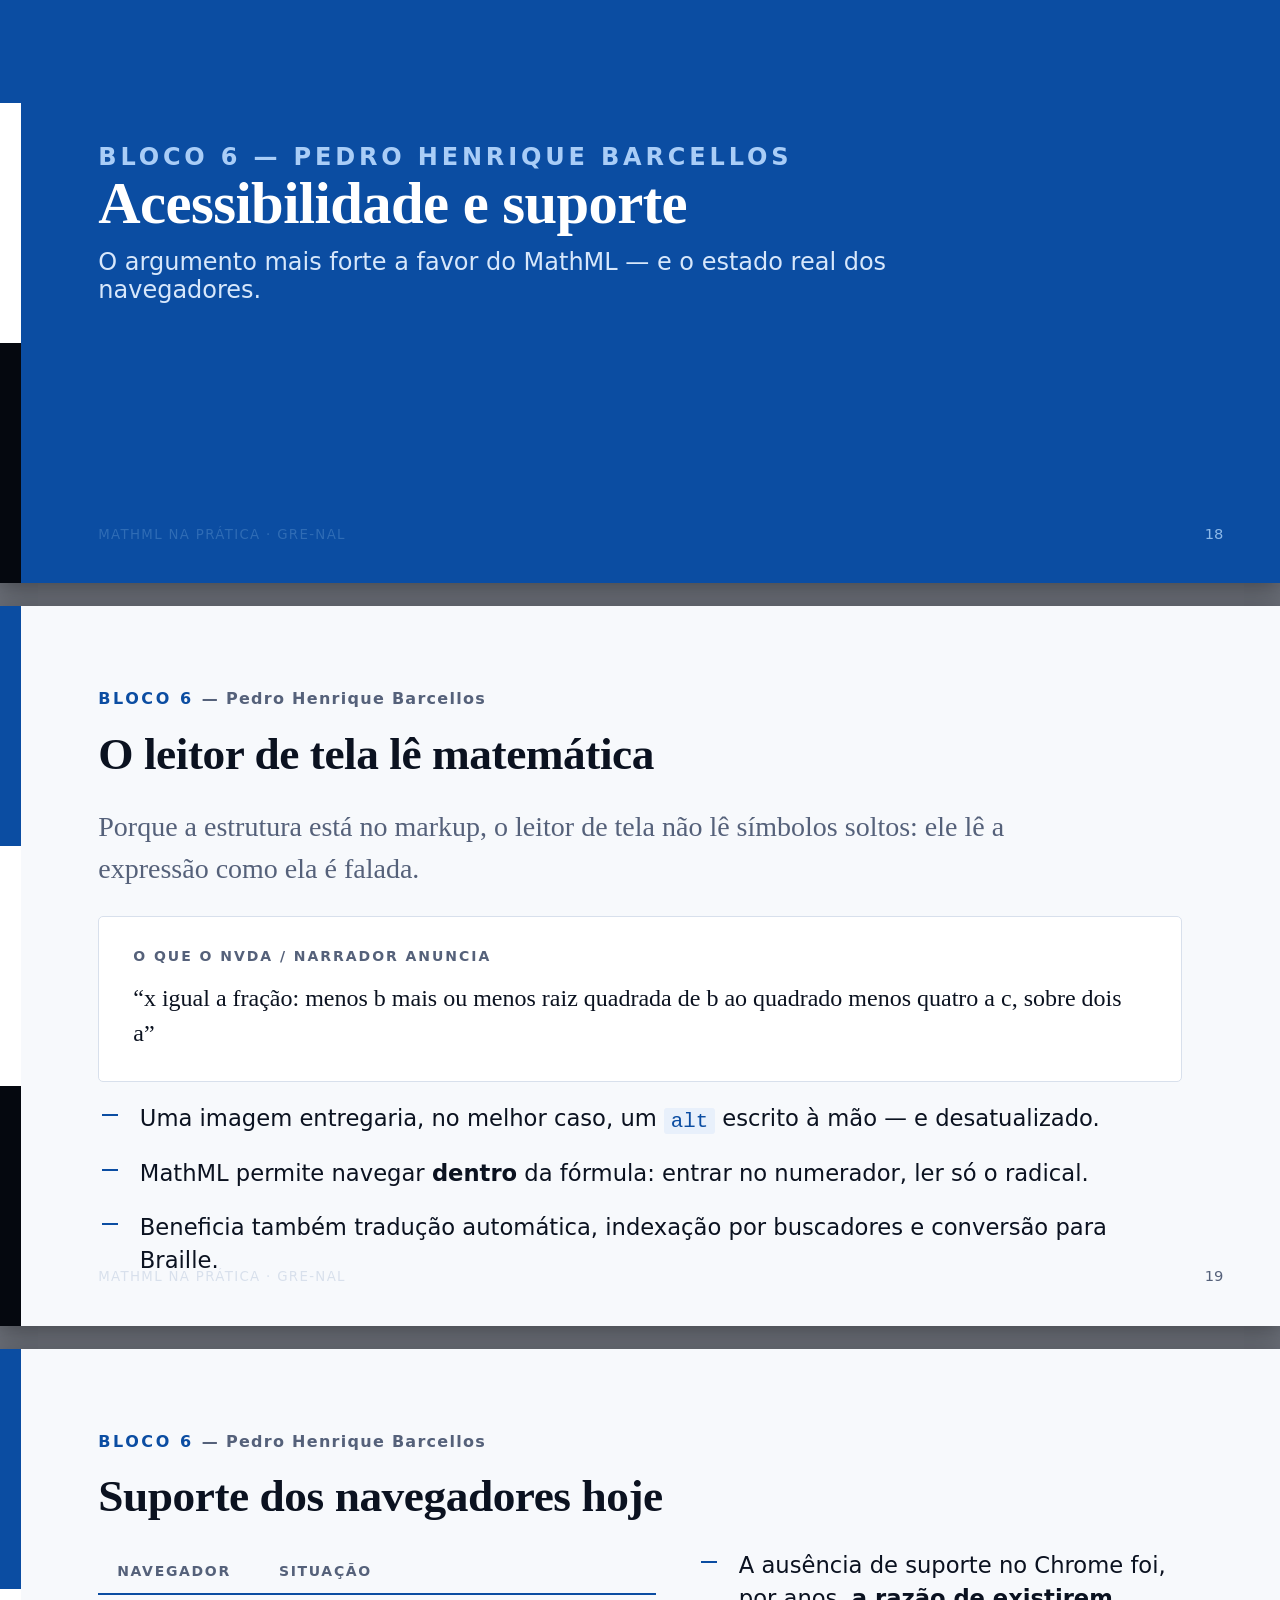
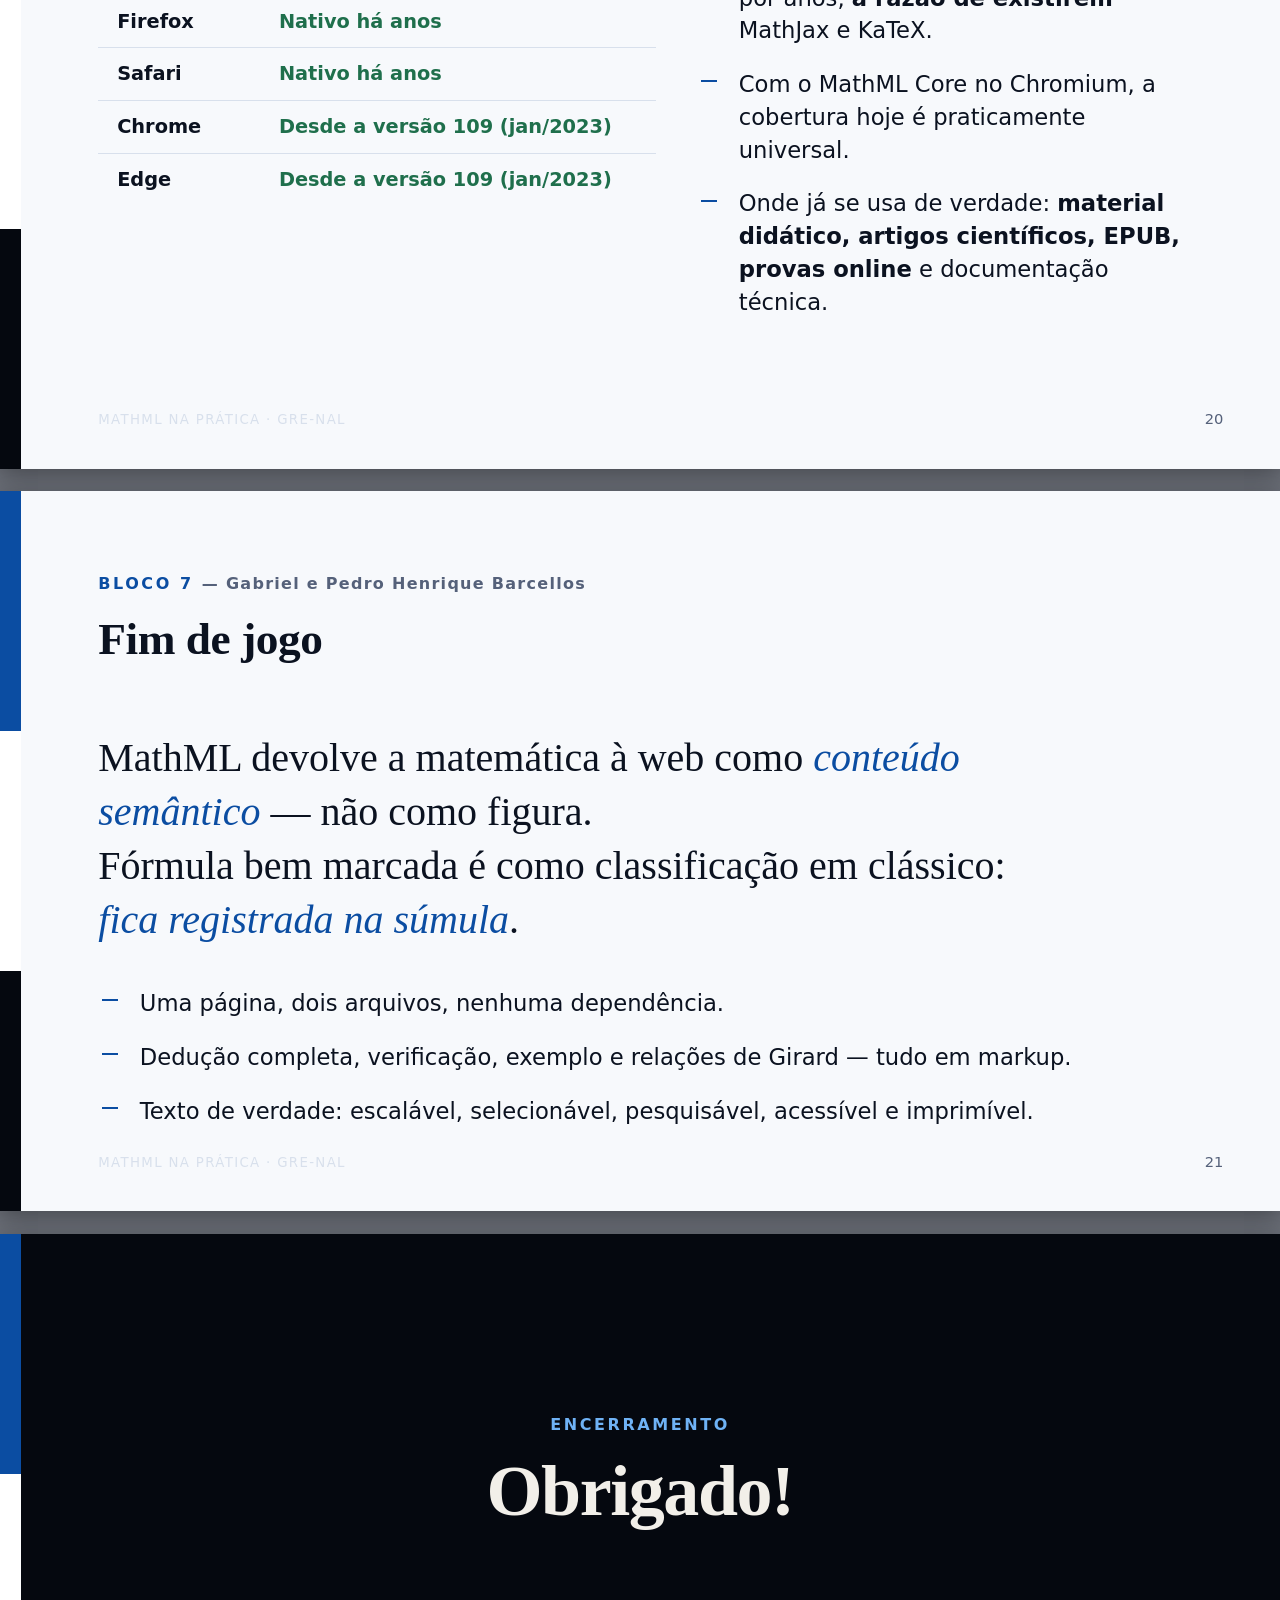
<file: slides.html>
<!DOCTYPE html>
<html lang="pt-BR">
<head>
<meta charset="UTF-8">
<meta name="viewport" content="width=device-width, initial-scale=1">
<title>MathML na prática — slides da apresentação</title>
<style>
/* ===============================================================
   Slides 16:9 (33.87cm × 19.05cm) — impressos em PDF via Chromium
   =============================================================== */

@page { size: 33.87cm 19.05cm; margin: 0; }

:root {
  --tinta:       #0b1220;
  --tinta-suave: #55617a;
  --papel:       #f7f9fc;
  --papel-alt:   #ffffff;
  --linha:       #d8e0ec;
  --realce:      #0b4da2;
  --realce-luz:  #e8f0fb;
  --escuro:      #05080f;

  --serif: "Iowan Old Style", "Palatino Linotype", Palatino, Georgia, "Times New Roman", serif;
  --sans:  "Segoe UI", system-ui, -apple-system, Roboto, Helvetica, Arial, sans-serif;
  --mono:  "Cascadia Mono", Consolas, "SF Mono", Menlo, monospace;
}

* { box-sizing: border-box; }

body {
  margin: 0;
  background: #6b6f78;
  font-family: var(--sans);
  color: var(--tinta);
  -webkit-print-color-adjust: exact;
  print-color-adjust: exact;
}

.slide {
  position: relative;
  width: 33.87cm;
  height: 19.05cm;
  padding: 2.2cm 2.6cm;
  background: var(--papel);
  overflow: hidden;
  display: flex;
  flex-direction: column;
  page-break-after: always;
  break-after: page;
  margin: 0 auto 0.6cm;
  box-shadow: 0 6px 24px rgba(0,0,0,.35);
}

.slide:last-child { page-break-after: auto; break-after: auto; margin-bottom: 0; }

/* ---------- cabeçalho e rodapé do slide ---------- */

.eyebrow {
  font-size: 12pt;
  font-weight: 700;
  letter-spacing: .16em;
  text-transform: uppercase;
  color: var(--realce);
  margin: 0 0 .55cm;
}

.eyebrow .quem {
  color: var(--tinta-suave);
  font-weight: 600;
  letter-spacing: .08em;
  text-transform: none;
}

.slide h2 {
  font-family: var(--serif);
  font-size: 34pt;
  line-height: 1.12;
  font-weight: 600;
  letter-spacing: -.01em;
  margin: 0 0 .7cm;
}

.slide h2 .fino { color: var(--tinta-suave); }

.num {
  position: absolute;
  right: 1.5cm;
  bottom: 1.1cm;
  font-size: 11pt;
  color: var(--tinta-suave);
  font-variant-numeric: tabular-nums;
}

.pe {
  position: absolute;
  left: 2.6cm;
  bottom: 1.1cm;
  font-size: 10pt;
  letter-spacing: .1em;
  text-transform: uppercase;
  color: var(--linha);
}

/* ---------- conteúdo ---------- */

.corpo { flex: 1; min-height: 0; }

ul { margin: 0; padding: 0; list-style: none; }

li {
  position: relative;
  padding-left: 1.1cm;
  margin-bottom: .55cm;
  font-size: 17pt;
  line-height: 1.45;
}

li::before {
  content: "";
  position: absolute;
  left: .1cm;
  top: .32cm;
  width: .42cm;
  height: 2px;
  background: var(--realce);
}

li strong { font-weight: 700; }
li .sub { display: block; font-size: 13.5pt; color: var(--tinta-suave); margin-top: .12cm; }

p.lead {
  font-family: var(--serif);
  font-size: 21pt;
  line-height: 1.5;
  color: var(--tinta-suave);
  margin: 0 0 .7cm;
  max-width: 24cm;
}

code, .mono { font-family: var(--mono); font-size: .92em; }

li code, p code {
  background: var(--realce-luz);
  color: var(--realce);
  padding: .04cm .18cm;
  border-radius: 3px;
}

/* ---------- capa ---------- */

.capa { justify-content: center; text-align: center; background: var(--escuro); color: #f2efe9; }
.capa h1 {
  font-family: var(--serif);
  font-size: 54pt;
  line-height: 1.05;
  font-weight: 600;
  letter-spacing: -.02em;
  margin: 0 0 .5cm;
}
.capa .olho { color: #6fb2f5; }
.capa .autores {
  margin-top: 1.4cm;
  font-size: 16pt;
  letter-spacing: .04em;
  color: #b9bcc4;
}
.capa .autores strong { color: #ffffff; font-weight: 600; }
.capa math { color: #f2efe9; font-size: 2.6em; margin-top: 1cm; }

/* ---------- slide de virada (seção) ---------- */

.virada { background: var(--realce); color: #fff; justify-content: center; }
.virada .eyebrow { color: #a9cdf7; }
.virada h2 { font-size: 44pt; margin-bottom: .3cm; }
.virada p { font-size: 18pt; color: #d7e7fb; margin: 0; max-width: 22cm; }
.virada .num { color: #8db9e8; }
.virada .pe { color: #2f6cb5; }

/* ---------- duas colunas ---------- */

.duas {
  display: grid;
  grid-template-columns: 1fr 1fr;
  gap: 1.1cm;
  height: 100%;
  align-items: start;
}

.duas.pesada { grid-template-columns: 1.15fr 1fr; }
.duas.centro { align-items: center; }
.duas > * { min-width: 0; }
.duas .painel, .duas .render { height: 100%; }

.painel {
  background: var(--papel-alt);
  border: 1px solid var(--linha);
  border-radius: 5px;
  padding: .8cm .9cm;
}

.painel h3, .rot {
  font-size: 10.5pt;
  font-weight: 700;
  letter-spacing: .14em;
  text-transform: uppercase;
  color: var(--tinta-suave);
  margin: 0 0 .45cm;
}

pre {
  font-family: var(--mono);
  font-size: 11.5pt;
  line-height: 1.5;
  margin: 0;
  white-space: pre;
  color: var(--tinta);
}

pre .tag { color: var(--realce); }
pre .att { color: #1f6f5c; }
pre .val { color: #8a6d1f; }

.render {
  display: grid;
  place-items: center;
  background: var(--realce-luz);
  border: 1px solid var(--linha);
  border-radius: 5px;
  padding: .9cm;
}

/* ---------- tabela ---------- */

table { width: 100%; border-collapse: collapse; font-size: 14.5pt; }

th, td { text-align: left; padding: .38cm .5cm; border-bottom: 1px solid var(--linha); vertical-align: top; }

thead th {
  font-size: 10.5pt;
  letter-spacing: .12em;
  text-transform: uppercase;
  color: var(--tinta-suave);
  border-bottom: 2px solid var(--realce);
}

tbody th { font-weight: 600; white-space: nowrap; }
tbody tr:last-child th, tbody tr:last-child td { border-bottom: none; }

td.bom  { color: #1f6f4c; font-weight: 600; }
td.ruim { color: #c0392b; font-weight: 600; }

/* ---------- cartões dos passos ---------- */

.passos { display: grid; grid-template-columns: repeat(4, minmax(0, 1fr)); gap: .55cm; }

.cartao {
  min-width: 0;
  overflow: hidden;
  background: var(--papel-alt);
  border: 1px solid var(--linha);
  border-top: 3px solid var(--realce);
  border-radius: 5px;
  padding: .6cm .55cm;
}

.cartao .n {
  display: inline-grid;
  place-items: center;
  width: .95cm; height: .95cm;
  border-radius: 50%;
  background: var(--realce);
  color: #fff;
  font-size: 11pt; font-weight: 700;
  margin-bottom: .35cm;
}

.cartao p { font-size: 12pt; line-height: 1.4; margin: 0 0 .3cm; color: var(--tinta-suave); }
.cartao math { font-size: 1em; }
.cartao math[display="block"] { font-size: 1.1em; margin: .15cm 0 0; }

/* ---------- MathML ---------- */

math { font-family: var(--serif); }
math[display="block"] { font-size: 1.55em; margin: .3cm 0; }
.render math[display="block"] { font-size: 2.1em; margin: 0; }
.capa math[display="block"] { font-size: 2.6em; margin-top: 1cm; }

/* ---------- destaque de fecho ---------- */

.frase {
  font-family: var(--serif);
  font-size: 30pt;
  line-height: 1.35;
  max-width: 25cm;
}
.frase em { color: var(--realce); font-style: italic; }

/* ---------- faixa tricolor do Grêmio ---------- */
.slide::before {
  content: "";
  position: absolute;
  left: 0; top: 0; bottom: 0;
  width: .55cm;
  background: linear-gradient(180deg,
    #0b4da2 0 33.33%, #ffffff 33.33% 66.66%, #05080f 66.66% 100%);
}

.placar {
  align-self: center;
  display: inline-flex;
  align-items: center;
  gap: .5cm;
  margin-top: 1cm;
  padding: .35cm .9cm;
  border: 1px solid #24406b;
  border-radius: 4px;
  font-size: 13pt;
  letter-spacing: .1em;
  text-transform: uppercase;
  color: #a9cdf7;
}
.placar strong { color: #fff; font-size: 15pt; }
.placar { margin-top: .8cm; }

@media screen {
  body { padding: 1cm 0; }
}
</style>
</head>
<body>

<!-- 1 ------------------------------------------------------------------ -->
<section class="slide capa">
  <p class="eyebrow olho">Desenvolvimento Web · Copa do Brasil</p>
  <h1>MathML na prática</h1>
  <p class="autores">A demonstração da fórmula de Bhaskara em HTML puro<br>
    <em>edição especial: a eliminação do Sport Club Internacional pelo<br>
    Grêmio Foot-Ball Porto Alegrense na Copa do Brasil</em><br><br>
    <strong>Gabriel</strong> &nbsp;·&nbsp; <strong>Pedro Henrique Barcellos</strong></p>
  <math display="block">
    <mi>x</mi><mo>=</mo>
    <mfrac>
      <mrow><mo form="prefix">&#8722;</mo><mi>b</mi><mo>&#177;</mo>
        <msqrt><mrow><msup><mi>b</mi><mn>2</mn></msup><mo>&#8722;</mo><mn>4</mn><mi>a</mi><mi>c</mi></mrow></msqrt></mrow>
      <mrow><mn>2</mn><mi>a</mi></mrow>
    </mfrac>
  </math>
  <p class="placar">Grêmio <strong>classificado</strong> · Internacional <strong>eliminado</strong></p>
</section>

<!-- 2 ------------------------------------------------------------------ -->
<section class="slide">
  <p class="eyebrow">Escalação <span class="quem">— quem entra em campo</span></p>
  <h2>A escalação <span class="fino">— como dividimos o jogo</span></h2>
  <div class="corpo">
    <table>
      <thead>
        <tr><th>Tempo</th><th>Assunto</th><th>Em campo</th></tr>
      </thead>
      <tbody>
        <tr><th>1</th><td>O problema e a regra do trabalho</td><td>Gabriel</td></tr>
        <tr><th>2</th><td>O que é MathML e por que ele existe</td><td>Pedro Henrique Barcellos</td></tr>
        <tr><th>3</th><td>Anatomia da marcação: os elementos</td><td>Gabriel</td></tr>
        <tr><th>4</th><td>A dedução na tela, passo a passo</td><td>Pedro Henrique Barcellos</td></tr>
        <tr><th>5</th><td>CSS, responsividade e texto de verdade</td><td>Gabriel</td></tr>
        <tr><th>6</th><td>Acessibilidade e suporte dos navegadores</td><td>Pedro Henrique Barcellos</td></tr>
        <tr><th>7</th><td>Fechamento</td><td>Os dois</td></tr>
      </tbody>
    </table>
  </div>
  <span class="pe">MathML na prática · Gre-Nal</span><span class="num">2</span>
</section>

<!-- 3 ------------------------------------------------------------------ -->
<section class="slide">
  <p class="eyebrow">Bloco 1 <span class="quem">— Gabriel</span></p>
  <h2>O adversário <span class="fino">— matemática numa página web</span></h2>
  <div class="corpo">
    <p class="lead">Precisamos exibir a dedução completa da fórmula de Bhaskara numa página.
      Como se escreve uma fração com raiz quadrada dentro em HTML?</p>
    <ul>
      <li><strong>Imagem</strong> (PNG de um editor de equações)
        <span class="sub">Borra no zoom, não é selecionável, não é pesquisável, depende de <code>alt</code> escrito à mão.</span></li>
      <li><strong>Biblioteca JavaScript</strong> (MathJax, KaTeX)
        <span class="sub">Funciona bem, mas é dependência externa, peso extra e não renderiza sem JS.</span></li>
      <li><strong>MathML</strong> — markup nativo do próprio HTML
        <span class="sub">É o caminho deste trabalho.</span></li>
    </ul>
  </div>
  <span class="pe">MathML na prática · Gre-Nal</span><span class="num">3</span>
</section>

<!-- 4 ------------------------------------------------------------------ -->
<section class="slide">
  <p class="eyebrow">Bloco 1 <span class="quem">— Gabriel</span></p>
  <h2>A regra do jogo <span class="fino">— o que combinamos</span></h2>
  <div class="corpo">
    <p class="lead">A página inteira usa apenas dois arquivos — e nenhuma dependência.</p>
    <ul>
      <li><strong>Zero imagens.</strong> Nenhuma fórmula é figura.</li>
      <li><strong>Zero JavaScript.</strong> Nem uma linha.</li>
      <li><strong>Zero bibliotecas.</strong> Sem MathJax, sem KaTeX, sem CDN.</li>
      <li><code>index.html</code> com a estrutura e todo o MathML; <code>estilo.css</code> com a apresentação.</li>
    </ul>
  </div>
  <span class="pe">MathML na prática · Gre-Nal</span><span class="num">4</span>
</section>

<!-- 5 ------------------------------------------------------------------ -->
<section class="slide virada">
  <p class="eyebrow">Bloco 2 — Pedro Henrique Barcellos</p>
  <h2>O que é MathML</h2>
  <p>Um padrão do W3C para descrever notação matemática — e hoje, parte do próprio HTML.</p>
  <span class="pe">MathML na prática · Gre-Nal</span><span class="num">5</span>
</section>

<!-- 6 ------------------------------------------------------------------ -->
<section class="slide">
  <p class="eyebrow">Bloco 2 <span class="quem">— Pedro Henrique Barcellos</span></p>
  <h2>Um elemento nativo, como <span class="fino">&lt;table&gt; ou &lt;svg&gt;</span></h2>
  <div class="corpo">
    <ul>
      <li><strong>MathML</strong> = <em>Mathematical Markup Language</em>, padrão do <strong>W3C</strong> desde 1998.</li>
      <li>Descreve a matemática como <strong>estrutura</strong>, não como desenho: o navegador é quem
        decide a tipografia, o tamanho do radical, o espaçamento dos operadores.</li>
      <li>Faz parte do <strong>HTML5</strong> — <code>&lt;math&gt;</code> vive no mesmo DOM que o resto da página,
        sem plugin e sem conversão.</li>
      <li>Duas vertentes:
        <span class="sub"><strong>Presentation MathML</strong> — como a fórmula <em>aparece</em>. É o que os navegadores implementam e o que usamos.<br>
        <strong>Content MathML</strong> — o que a fórmula <em>significa</em>; voltado a sistemas de computação simbólica.</span></li>
      <li><strong>MathML Core</strong> — o subconjunto enxuto que os navegadores suportam hoje.</li>
    </ul>
  </div>
  <span class="pe">MathML na prática · Gre-Nal</span><span class="num">6</span>
</section>

<!-- 7 ------------------------------------------------------------------ -->
<section class="slide">
  <p class="eyebrow">Bloco 2 <span class="quem">— Pedro Henrique Barcellos</span></p>
  <h2>Confronto direto <span class="fino">— MathML contra as alternativas</span></h2>
  <div class="corpo">
    <table>
      <thead>
        <tr><th>Critério</th><th>Imagem</th><th>MathJax / KaTeX</th><th>MathML nativo</th></tr>
      </thead>
      <tbody>
        <tr><th>Escala no zoom</th><td class="ruim">Borra</td><td class="bom">Sim</td><td class="bom">Sim</td></tr>
        <tr><th>Selecionar e copiar</th><td class="ruim">Não</td><td>Parcial</td><td class="bom">Sim</td></tr>
        <tr><th>Leitor de tela</th><td class="ruim">Só o <code>alt</code></td><td>Sim, via JS</td><td class="bom">Nativo</td></tr>
        <tr><th>Estilizável por CSS</th><td class="ruim">Não</td><td>Parcial</td><td class="bom">Sim</td></tr>
        <tr><th>Depende de JavaScript</th><td class="bom">Não</td><td class="ruim">Sim</td><td class="bom">Não</td></tr>
        <tr><th>Peso extra</th><td>Um arquivo por fórmula</td><td class="ruim">Centenas de KB</td><td class="bom">Zero</td></tr>
      </tbody>
    </table>
    <p class="lead" style="font-size:14.5pt;margin:.35cm 0 0">
      Seis critérios, seis vitórias — <strong>MathML elimina a concorrência</strong>.</p>
  </div>
  <span class="pe">MathML na prática · Gre-Nal</span><span class="num">7</span>
</section>

<!-- 8 ------------------------------------------------------------------ -->
<section class="slide virada">
  <p class="eyebrow">Bloco 3 — Gabriel</p>
  <h2>Anatomia da marcação</h2>
  <p>Os elementos que constroem qualquer fórmula — e como eles aninham.</p>
  <span class="pe">MathML na prática · Gre-Nal</span><span class="num">8</span>
</section>

<!-- 9 ------------------------------------------------------------------ -->
<section class="slide">
  <p class="eyebrow">Bloco 3 <span class="quem">— Gabriel</span></p>
  <h2>Os blocos de construção</h2>
  <div class="corpo duas">
    <div>
      <ul>
        <li><code>&lt;math&gt;</code> — o contêiner de toda fórmula.
          <span class="sub"><code>display="block"</code> destaca e centraliza; o padrão <code>inline</code> a insere no meio do texto.</span></li>
        <li><code>&lt;mrow&gt;</code> — agrupa: o "parêntese invisível" que mantém a expressão coesa.</li>
        <li><code>&lt;mi&gt;</code> identificador — variável, <em>itálico automático</em>.</li>
        <li><code>&lt;mn&gt;</code> número &nbsp;·&nbsp; <code>&lt;mo&gt;</code> operador.
          <span class="sub">É a distinção entre eles que faz o navegador aplicar o espaçamento tipográfico correto — sozinho.</span></li>
      </ul>
    </div>
    <div>
      <ul>
        <li><code>&lt;mfrac&gt;</code> — fração: exatamente <strong>dois filhos</strong>, numerador e denominador.</li>
        <li><code>&lt;msup&gt;</code> / <code>&lt;msub&gt;</code> — base + expoente, base + índice.</li>
        <li><code>&lt;msqrt&gt;</code> — raiz, com o radical desenhado no tamanho certo do conteúdo.</li>
        <li><code>&lt;mtext&gt;</code> texto corrido &nbsp;·&nbsp; <code>&lt;mspace&gt;</code> espaço controlado.</li>
      </ul>
    </div>
  </div>
  <span class="pe">MathML na prática · Gre-Nal</span><span class="num">9</span>
</section>

<!-- 10 ----------------------------------------------------------------- -->
<section class="slide">
  <p class="eyebrow">Bloco 3 <span class="quem">— Gabriel</span></p>
  <h2>O markup e o resultado, lado a lado</h2>
  <div class="corpo duas pesada">
    <div class="painel">
      <h3>index.html</h3>
<pre><span class="tag">&lt;math</span> <span class="att">display</span>=<span class="val">"block"</span><span class="tag">&gt;</span>
  <span class="tag">&lt;mi&gt;</span>x<span class="tag">&lt;/mi&gt;&lt;mo&gt;</span>=<span class="tag">&lt;/mo&gt;</span>
  <span class="tag">&lt;mfrac&gt;</span>
    <span class="tag">&lt;mrow&gt;</span>
      <span class="tag">&lt;mo&gt;</span>&amp;#8722;<span class="tag">&lt;/mo&gt;&lt;mi&gt;</span>b<span class="tag">&lt;/mi&gt;</span>
      <span class="tag">&lt;mo&gt;</span>&amp;#177;<span class="tag">&lt;/mo&gt;</span>
      <span class="tag">&lt;msqrt&gt;&lt;mrow&gt;</span>
        <span class="tag">&lt;msup&gt;&lt;mi&gt;</span>b<span class="tag">&lt;/mi&gt;&lt;mn&gt;</span>2<span class="tag">&lt;/mn&gt;&lt;/msup&gt;</span>
        <span class="tag">&lt;mo&gt;</span>&amp;#8722;<span class="tag">&lt;/mo&gt;</span>
        <span class="tag">&lt;mn&gt;</span>4<span class="tag">&lt;/mn&gt;&lt;mi&gt;</span>a<span class="tag">&lt;/mi&gt;&lt;mi&gt;</span>c<span class="tag">&lt;/mi&gt;</span>
      <span class="tag">&lt;/mrow&gt;&lt;/msqrt&gt;</span>
    <span class="tag">&lt;/mrow&gt;</span>
    <span class="tag">&lt;mrow&gt;&lt;mn&gt;</span>2<span class="tag">&lt;/mn&gt;&lt;mi&gt;</span>a<span class="tag">&lt;/mi&gt;&lt;/mrow&gt;</span>
  <span class="tag">&lt;/mfrac&gt;</span>
<span class="tag">&lt;/math&gt;</span></pre>
    </div>
    <div class="render">
      <math display="block">
        <mi>x</mi><mo>=</mo>
        <mfrac>
          <mrow><mo form="prefix">&#8722;</mo><mi>b</mi><mo>&#177;</mo>
            <msqrt><mrow><msup><mi>b</mi><mn>2</mn></msup><mo>&#8722;</mo><mn>4</mn><mi>a</mi><mi>c</mi></mrow></msqrt></mrow>
          <mrow><mn>2</mn><mi>a</mi></mrow>
        </mfrac>
      </math>
    </div>
  </div>
  <span class="pe">MathML na prática · Gre-Nal</span><span class="num">10</span>
</section>

<!-- 11 ----------------------------------------------------------------- -->
<section class="slide">
  <p class="eyebrow">Bloco 3 <span class="quem">— Gabriel</span></p>
  <h2>Detalhe que faz diferença: <span class="fino">entidades</span></h2>
  <div class="corpo">
    <p class="lead">O sinal de menos da matemática não é o hífen do teclado. Usamos entidades
      numéricas para garantir o caractere certo em qualquer editor e codificação.</p>
    <table>
      <thead><tr><th>Entidade</th><th>Símbolo</th><th>Uso</th></tr></thead>
      <tbody>
        <tr><th><code>&amp;#8722;</code></th><td style="font-size:20pt">&#8722;</td><td>Sinal de menos matemático (mais largo que o hífen <code>-</code>)</td></tr>
        <tr><th><code>&amp;#177;</code></th><td style="font-size:20pt">&#177;</td><td>Mais ou menos — a origem das duas raízes</td></tr>
        <tr><th><code>&amp;#916;</code></th><td style="font-size:20pt">&#916;</td><td>Delta maiúsculo — o discriminante</td></tr>
        <tr><th><code>&amp;#8800;</code></th><td style="font-size:20pt">&#8800;</td><td>Diferente — a condição <math><mrow><mi>a</mi><mo>&#8800;</mo><mn>0</mn></mrow></math></td></tr>
        <tr><th><code>&amp;#8901;</code></th><td style="font-size:20pt">&#8901;</td><td>Ponto de multiplicação</td></tr>
      </tbody>
    </table>
  </div>
  <span class="pe">MathML na prática · Gre-Nal</span><span class="num">11</span>
</section>

<!-- 12 ----------------------------------------------------------------- -->
<section class="slide virada">
  <p class="eyebrow">Bloco 4 — Pedro Henrique Barcellos</p>
  <h2>A dedução na tela</h2>
  <p>Sete passos de completamento de quadrados — cada um um bloco <code>&lt;math&gt;</code> independente.</p>
  <span class="pe">MathML na prática · Gre-Nal</span><span class="num">12</span>
</section>

<!-- 13 ----------------------------------------------------------------- -->
<section class="slide">
  <p class="eyebrow">Bloco 4 <span class="quem">— Pedro Henrique Barcellos</span></p>
  <h2>Sete a zero <span class="fino">— do enunciado ao quadrado perfeito</span></h2>
  <div class="corpo">
    <div class="passos">
      <div class="cartao">
        <span class="n">1</span>
        <p>Forma geral, com <math><mrow><mi>a</mi><mo>&#8800;</mo><mn>0</mn></mrow></math></p>
        <math display="block"><mrow><mi>a</mi><msup><mi>x</mi><mn>2</mn></msup><mo>+</mo><mi>b</mi><mi>x</mi><mo>+</mo><mi>c</mi><mo>=</mo><mn>0</mn></mrow></math>
      </div>
      <div class="cartao">
        <span class="n">2</span>
        <p>Multiplicamos por <math><mrow><mn>4</mn><mi>a</mi></mrow></math></p>
        <math display="block"><mrow><mn>4</mn><msup><mi>a</mi><mn>2</mn></msup><msup><mi>x</mi><mn>2</mn></msup><mo>+</mo><mn>4</mn><mi>a</mi><mi>b</mi><mi>x</mi><mo>+</mo><mn>4</mn><mi>a</mi><mi>c</mi><mo>=</mo><mn>0</mn></mrow></math>
      </div>
      <div class="cartao">
        <span class="n">3</span>
        <p>Isolamos o termo independente</p>
        <math display="block"><mrow><mn>4</mn><msup><mi>a</mi><mn>2</mn></msup><msup><mi>x</mi><mn>2</mn></msup><mo>+</mo><mn>4</mn><mi>a</mi><mi>b</mi><mi>x</mi><mo>=</mo><mo form="prefix">&#8722;</mo><mn>4</mn><mi>a</mi><mi>c</mi></mrow></math>
      </div>
      <div class="cartao">
        <span class="n">4</span>
        <p>Somamos <math><msup><mi>b</mi><mn>2</mn></msup></math> aos dois lados</p>
        <math display="block"><mrow><mn>4</mn><msup><mi>a</mi><mn>2</mn></msup><msup><mi>x</mi><mn>2</mn></msup><mo>+</mo><mn>4</mn><mi>a</mi><mi>b</mi><mi>x</mi><mo>+</mo><msup><mi>b</mi><mn>2</mn></msup><mo>=</mo><msup><mi>b</mi><mn>2</mn></msup><mo>&#8722;</mo><mn>4</mn><mi>a</mi><mi>c</mi></mrow></math>
      </div>
      <div class="cartao">
        <span class="n">5</span>
        <p>Fatoramos o quadrado perfeito</p>
        <math display="block"><mrow><msup><mrow><mo stretchy="false">(</mo><mn>2</mn><mi>a</mi><mi>x</mi><mo>+</mo><mi>b</mi><mo stretchy="false">)</mo></mrow><mn>2</mn></msup><mo>=</mo><msup><mi>b</mi><mn>2</mn></msup><mo>&#8722;</mo><mn>4</mn><mi>a</mi><mi>c</mi></mrow></math>
      </div>
      <div class="cartao">
        <span class="n">6</span>
        <p>Extraímos a raiz — daqui vem o <math><mo>&#177;</mo></math></p>
        <math display="block"><mrow><mn>2</mn><mi>a</mi><mi>x</mi><mo>+</mo><mi>b</mi><mo>=</mo><mo>&#177;</mo><msqrt><mrow><msup><mi>b</mi><mn>2</mn></msup><mo>&#8722;</mo><mn>4</mn><mi>a</mi><mi>c</mi></mrow></msqrt></mrow></math>
      </div>
      <div class="cartao">
        <span class="n">7</span>
        <p>Isolamos <math><mi>x</mi></math> — só é possível porque <math><mrow><mi>a</mi><mo>&#8800;</mo><mn>0</mn></mrow></math></p>
        <math display="block"><mrow><mi>x</mi><mo>=</mo><mfrac><mrow><mo form="prefix">&#8722;</mo><mi>b</mi><mo>&#177;</mo><msqrt><mrow><msup><mi>b</mi><mn>2</mn></msup><mo>&#8722;</mo><mn>4</mn><mi>a</mi><mi>c</mi></mrow></msqrt></mrow><mrow><mn>2</mn><mi>a</mi></mrow></mfrac></mrow></math>
      </div>
      <div class="cartao" style="border-top-color:#1f6f4c">
        <span class="n" style="background:#1f6f4c">&#10003;</span>
        <p>Verificação: substituindo, o numerador vira</p>
        <math display="block"><mrow><mi>&#916;</mi><mo>&#8722;</mo><mi>&#916;</mi><mo>=</mo><mn>0</mn></mrow></math>
      </div>
    </div>
  </div>
  <span class="pe">MathML na prática · Gre-Nal</span><span class="num">13</span>
</section>

<!-- 14 ----------------------------------------------------------------- -->
<section class="slide">
  <p class="eyebrow">Bloco 4 <span class="quem">— Pedro Henrique Barcellos</span></p>
  <h2>O discriminante decide o jogo</h2>
  <div class="corpo duas pesada centro">
    <div>
      <math display="block"><mrow><mi>&#916;</mi><mo>=</mo><msup><mi>b</mi><mn>2</mn></msup><mo>&#8722;</mo><mn>4</mn><mi>a</mi><mi>c</mi></mrow></math>
      <math display="block"><mrow><mi>x</mi><mo>=</mo><mfrac><mrow><mo form="prefix">&#8722;</mo><mi>b</mi><mo>&#177;</mo><msqrt><mi>&#916;</mi></msqrt></mrow><mrow><mn>2</mn><mi>a</mi></mrow></mfrac></mrow></math>
      <p class="lead" style="font-size:16pt;margin-top:.6cm">Exemplo da página:
        <math><mrow><mn>2</mn><msup><mi>x</mi><mn>2</mn></msup><mo>&#8722;</mo><mn>7</mn><mi>x</mi><mo>+</mo><mn>3</mn><mo>=</mo><mn>0</mn></mrow></math>
        &nbsp;dá&nbsp;<math><mrow><mi>&#916;</mi><mo>=</mo><mn>25</mn></mrow></math>,
        <math><mrow><msub><mi>x</mi><mn>1</mn></msub><mo>=</mo><mn>3</mn></mrow></math> e
        <math><mrow><msub><mi>x</mi><mn>2</mn></msub><mo>=</mo><mfrac><mn>1</mn><mn>2</mn></mfrac></mrow></math>.</p>
    </div>
    <div>
      <table>
        <thead><tr><th>Condição</th><th>Raízes</th></tr></thead>
        <tbody>
          <tr><th><math><mrow><mi>&#916;</mi><mo>&gt;</mo><mn>0</mn></mrow></math></th><td>Duas reais e distintas — a parábola corta o eixo x</td></tr>
          <tr><th><math><mrow><mi>&#916;</mi><mo>=</mo><mn>0</mn></mrow></math></th><td>Uma raiz dupla — a parábola tangencia o eixo</td></tr>
          <tr><th><math><mrow><mi>&#916;</mi><mo>&lt;</mo><mn>0</mn></mrow></math></th><td>Nenhuma real; duas complexas conjugadas — não toca o eixo</td></tr>
        </tbody>
      </table>
    </div>
  </div>
  <span class="pe">MathML na prática · Gre-Nal</span><span class="num">14</span>
</section>

<!-- 15 ----------------------------------------------------------------- -->
<section class="slide virada">
  <p class="eyebrow">Bloco 5 — Gabriel</p>
  <h2>MathML é conteúdo, não figura</h2>
  <p>E por ser conteúdo, o CSS alcança — e o usuário também.</p>
  <span class="pe">MathML na prática · Gre-Nal</span><span class="num">15</span>
</section>

<!-- 16 ----------------------------------------------------------------- -->
<section class="slide">
  <p class="eyebrow">Bloco 5 <span class="quem">— Gabriel</span></p>
  <h2>Estilizando fórmula com CSS comum</h2>
  <div class="corpo duas">
    <div class="painel">
      <h3>estilo.css</h3>
<pre>math {
  font-family: var(--serif);
  color: var(--tinta);
}

math[display="block"] {
  font-size: 1.3em;
  margin: 1.4rem 0;
  overflow-x: auto;   /* telas estreitas */
}

@media (prefers-color-scheme: dark) {
  :root { --tinta: #e8e6e1; }
}

@media print {
  .passo { break-inside: avoid; }
}</pre>
    </div>
    <div>
      <ul>
        <li><strong>Seletor comum.</strong> <code>math { }</code> funciona como qualquer outro seletor CSS.</li>
        <li><strong>Tema claro/escuro.</strong> A fórmula troca de cor junto com a página, via variável CSS.</li>
        <li><strong>Responsivo.</strong> <code>overflow-x: auto</code> deixa a equação rolar em vez de estourar o layout no celular.</li>
        <li><strong>Impressão.</strong> <code>@media print</code> evita quebrar um passo da dedução ao meio.</li>
      </ul>
    </div>
  </div>
  <span class="pe">MathML na prática · Gre-Nal</span><span class="num">16</span>
</section>

<!-- 17 ----------------------------------------------------------------- -->
<section class="slide">
  <p class="eyebrow">Bloco 5 <span class="quem">— Gabriel</span> · demonstração ao vivo</p>
  <h2>Três coisas que o adversário não faz</h2>
  <div class="corpo">
    <ul>
      <li><strong>Zoom sem perda.</strong> <code>Ctrl</code> + <code>+</code> na página: a fórmula é texto vetorial, cresce nítida em qualquer tamanho.</li>
      <li><strong>Seleção e cópia.</strong> Arraste o mouse sobre a fórmula — ela seleciona como texto e vai para a área de transferência.</li>
      <li><strong>Busca na página.</strong> O conteúdo está no DOM, então <code>Ctrl</code> + <code>F</code> encontra.</li>
      <li><strong>Impressão perfeita.</strong> Sem imagem serrilhada: o PDF sai com a fórmula em resolução de texto.</li>
    </ul>
    <p class="lead" style="margin-top:.9cm">Momento de mostrar no navegador, não no slide.</p>
  </div>
  <span class="pe">MathML na prática · Gre-Nal</span><span class="num">17</span>
</section>

<!-- 18 ----------------------------------------------------------------- -->
<section class="slide virada">
  <p class="eyebrow">Bloco 6 — Pedro Henrique Barcellos</p>
  <h2>Acessibilidade e suporte</h2>
  <p>O argumento mais forte a favor do MathML — e o estado real dos navegadores.</p>
  <span class="pe">MathML na prática · Gre-Nal</span><span class="num">18</span>
</section>

<!-- 19 ----------------------------------------------------------------- -->
<section class="slide">
  <p class="eyebrow">Bloco 6 <span class="quem">— Pedro Henrique Barcellos</span></p>
  <h2>O leitor de tela lê matemática</h2>
  <div class="corpo">
    <p class="lead">Porque a estrutura está no markup, o leitor de tela não lê símbolos soltos:
      ele lê a expressão como ela é falada.</p>
    <div class="painel" style="margin-bottom:.55cm">
      <h3>O que o NVDA / Narrador anuncia</h3>
      <p style="font-family:var(--serif);font-size:18pt;margin:0;line-height:1.45">
        “x igual a fração: menos b mais ou menos raiz quadrada de b ao quadrado
        menos quatro a c, sobre dois a”</p>
    </div>
    <ul>
      <li>Uma imagem entregaria, no melhor caso, um <code>alt</code> escrito à mão — e desatualizado.</li>
      <li>MathML permite navegar <strong>dentro</strong> da fórmula: entrar no numerador, ler só o radical.</li>
      <li>Beneficia também tradução automática, indexação por buscadores e conversão para Braille.</li>
    </ul>
  </div>
  <span class="pe">MathML na prática · Gre-Nal</span><span class="num">19</span>
</section>

<!-- 20 ----------------------------------------------------------------- -->
<section class="slide">
  <p class="eyebrow">Bloco 6 <span class="quem">— Pedro Henrique Barcellos</span></p>
  <h2>Suporte dos navegadores hoje</h2>
  <div class="corpo duas pesada">
    <div>
      <table>
        <thead><tr><th>Navegador</th><th>Situação</th></tr></thead>
        <tbody>
          <tr><th>Firefox</th><td class="bom">Nativo há anos</td></tr>
          <tr><th>Safari</th><td class="bom">Nativo há anos</td></tr>
          <tr><th>Chrome</th><td class="bom">Desde a versão 109 (jan/2023)</td></tr>
          <tr><th>Edge</th><td class="bom">Desde a versão 109 (jan/2023)</td></tr>
        </tbody>
      </table>
    </div>
    <div>
      <ul>
        <li>A ausência de suporte no Chrome foi, por anos, <strong>a razão de existirem</strong> MathJax e KaTeX.</li>
        <li>Com o MathML Core no Chromium, a cobertura hoje é praticamente universal.</li>
        <li>Onde já se usa de verdade: <strong>material didático, artigos científicos, EPUB, provas online</strong> e documentação técnica.</li>
      </ul>
    </div>
  </div>
  <span class="pe">MathML na prática · Gre-Nal</span><span class="num">20</span>
</section>

<!-- 21 ----------------------------------------------------------------- -->
<section class="slide">
  <p class="eyebrow">Bloco 7 <span class="quem">— Gabriel e Pedro Henrique Barcellos</span></p>
  <h2>Fim de jogo</h2>
  <div class="corpo">
    <p class="frase">MathML devolve a matemática à web como
      <em>conteúdo semântico</em> — não como figura.<br>
      Fórmula bem marcada é como classificação em clássico:
      <em>fica registrada na súmula</em>.</p>
    <ul style="margin-top:.6cm">
      <li>Uma página, dois arquivos, nenhuma dependência.</li>
      <li>Dedução completa, verificação, exemplo e relações de Girard — tudo em markup.</li>
      <li>Texto de verdade: escalável, selecionável, pesquisável, acessível e imprimível.</li>
    </ul>
  </div>
  <span class="pe">MathML na prática · Gre-Nal</span><span class="num">21</span>
</section>

<!-- 22 ----------------------------------------------------------------- -->
<section class="slide capa">
  <p class="eyebrow olho">Encerramento</p>
  <h1>Obrigado!</h1>
  <p class="autores">Agradecemos ao professor e aos colegas pela atenção<br>
    ao longo desta apresentação.<br><br>
    <strong>Gabriel</strong> &nbsp;·&nbsp; <strong>Pedro Henrique Barcellos</strong><br><br>
    Desenvolvimento Web — demonstração da fórmula de Bhaskara em MathML</p>
</section>

</body>
</html>
</file>
<file: estilo.css>
/* ---------------------------------------------------------------
   Demonstração da fórmula de Bhaskara — folha de estilo
   HTML puro + MathML nativo, sem dependências externas.
   --------------------------------------------------------------- */

:root {
  --tinta:        #16181d;
  --tinta-suave:  #4a5160;
  --papel:        #fbfaf7;
  --papel-alt:    #ffffff;
  --linha:        #e3e0d8;
  --realce:       #7c1d2e;
  --realce-fraco: #f3ebec;

  --serif: "Iowan Old Style", "Palatino Linotype", Palatino, Georgia, "Times New Roman", serif;
  --sans:  system-ui, -apple-system, "Segoe UI", Roboto, Helvetica, Arial, sans-serif;
}

@media (prefers-color-scheme: dark) {
  :root {
    --tinta:        #e8e6e1;
    --tinta-suave:  #a3a8b4;
    --papel:        #14161a;
    --papel-alt:    #1c1f25;
    --linha:        #2d313a;
    --realce:       #e8a0ac;
    --realce-fraco: #26191d;
  }
}

* { box-sizing: border-box; }

html { scroll-behavior: smooth; }

body {
  margin: 0;
  padding: 0 1.25rem 5rem;
  background: var(--papel);
  color: var(--tinta);
  font-family: var(--serif);
  font-size: 1.0625rem;
  line-height: 1.7;
  -webkit-text-size-adjust: 100%;
}

/* ---------- Capa ---------- */

.capa {
  max-width: 46rem;
  margin: 0 auto;
  padding: 4.5rem 0 2.5rem;
  border-bottom: 1px solid var(--linha);
  text-align: center;
}

.olho {
  font-family: var(--sans);
  font-size: 0.75rem;
  font-weight: 600;
  letter-spacing: 0.14em;
  text-transform: uppercase;
  color: var(--realce);
  margin: 0 0 1rem;
}

.capa h1 {
  font-size: clamp(2.25rem, 6vw, 3.4rem);
  line-height: 1.1;
  font-weight: 600;
  letter-spacing: -0.02em;
  margin: 0 0 1rem;
}

.sub {
  max-width: 34rem;
  margin: 0 auto;
  color: var(--tinta-suave);
  font-size: 1.05rem;
}

.capa abbr { text-decoration: none; border-bottom: 1px dotted currentColor; }

math.destaque {
  margin-top: 2.75rem;
  font-size: 1.5em;
}

/* ---------- Sumário ---------- */

.sumario {
  max-width: 46rem;
  margin: 2.5rem auto 0;
  font-family: var(--sans);
  font-size: 0.875rem;
}

.sumario ol {
  list-style: none;
  display: flex;
  flex-wrap: wrap;
  gap: 0.5rem 0.75rem;
  justify-content: center;
  margin: 0;
  padding: 0;
  counter-reset: item;
}

.sumario li { counter-increment: item; }

.sumario a {
  display: inline-block;
  padding: 0.35rem 0.85rem;
  border: 1px solid var(--linha);
  border-radius: 999px;
  background: var(--papel-alt);
  color: var(--tinta-suave);
  text-decoration: none;
  transition: border-color .15s, color .15s;
}

.sumario a::before {
  content: counter(item) ". ";
  color: var(--realce);
}

.sumario a:hover,
.sumario a:focus-visible {
  border-color: var(--realce);
  color: var(--tinta);
}

/* ---------- Corpo ---------- */

main {
  max-width: 46rem;
  margin: 0 auto;
}

section {
  padding-top: 3.5rem;
  scroll-margin-top: 1.5rem;
}

h2 {
  font-size: 1.75rem;
  font-weight: 600;
  letter-spacing: -0.01em;
  margin: 0 0 1.25rem;
  padding-bottom: 0.5rem;
  border-bottom: 2px solid var(--realce);
  display: inline-block;
}

h3 {
  font-family: var(--sans);
  font-size: 1rem;
  font-weight: 600;
  line-height: 1.5;
  margin: 0 0 0.75rem;
  display: flex;
  align-items: baseline;
  gap: 0.6rem;
}

h3 .n {
  flex: none;
  display: inline-grid;
  place-items: center;
  width: 1.7rem;
  height: 1.7rem;
  border-radius: 50%;
  background: var(--realce);
  color: var(--papel);
  font-size: 0.8rem;
  font-variant-numeric: tabular-nums;
}

@media (prefers-color-scheme: dark) {
  h3 .n { color: #14161a; }
}

p { margin: 0 0 1.1rem; }

/* ---------- Passos da dedução ---------- */

.passo {
  background: var(--papel-alt);
  border: 1px solid var(--linha);
  border-left: 3px solid var(--realce);
  border-radius: 6px;
  padding: 1.4rem 1.5rem 1rem;
  margin-bottom: 1.25rem;
}

.just,
.nota {
  font-family: var(--sans);
  font-size: 0.9rem;
  line-height: 1.65;
  color: var(--tinta-suave);
  margin-bottom: 0.4rem;
}

.nota {
  background: var(--realce-fraco);
  border-radius: 6px;
  padding: 0.9rem 1.1rem;
  margin-bottom: 1.5rem;
}

.conclusao {
  margin-top: 2rem;
  font-style: italic;
}

/* ---------- MathML ---------- */

math {
  font-family: var(--serif);
  color: var(--tinta);
}

math[display="block"] {
  font-size: 1.3em;
  margin: 1.4rem 0;
  overflow-x: auto;
  overflow-y: hidden;
  padding: 0.2rem 0;
}

/* Fallback para navegadores sem suporte pleno a MathML */
@supports not (display: math) {
  math[display="block"] { display: block; text-align: center; }
}

/* ---------- Tabela ---------- */

table {
  width: 100%;
  border-collapse: collapse;
  font-family: var(--sans);
  font-size: 0.9rem;
  margin: 1.5rem 0;
  display: block;
  overflow-x: auto;
}

caption {
  caption-side: top;
  text-align: left;
  font-size: 0.8rem;
  letter-spacing: 0.06em;
  text-transform: uppercase;
  color: var(--tinta-suave);
  padding-bottom: 0.6rem;
}

th, td {
  text-align: left;
  padding: 0.75rem 0.9rem;
  border-bottom: 1px solid var(--linha);
  vertical-align: top;
}

thead th {
  font-size: 0.78rem;
  letter-spacing: 0.06em;
  text-transform: uppercase;
  color: var(--tinta-suave);
  border-bottom: 2px solid var(--linha);
}

tbody th[scope="row"] { white-space: nowrap; }

tbody tr:last-child th,
tbody tr:last-child td { border-bottom: none; }

/* ---------- Rodapé ---------- */

footer {
  max-width: 46rem;
  margin: 5rem auto 0;
  padding-top: 1.5rem;
  border-top: 1px solid var(--linha);
  font-family: var(--sans);
  font-size: 0.85rem;
  color: var(--tinta-suave);
}

/* ---------- Impressão ---------- */

@media print {
  body { background: #fff; color: #000; font-size: 11pt; }
  .sumario { display: none; }
  .passo { break-inside: avoid; border-color: #ccc; }
  section { padding-top: 1.5rem; }
}
</file>
